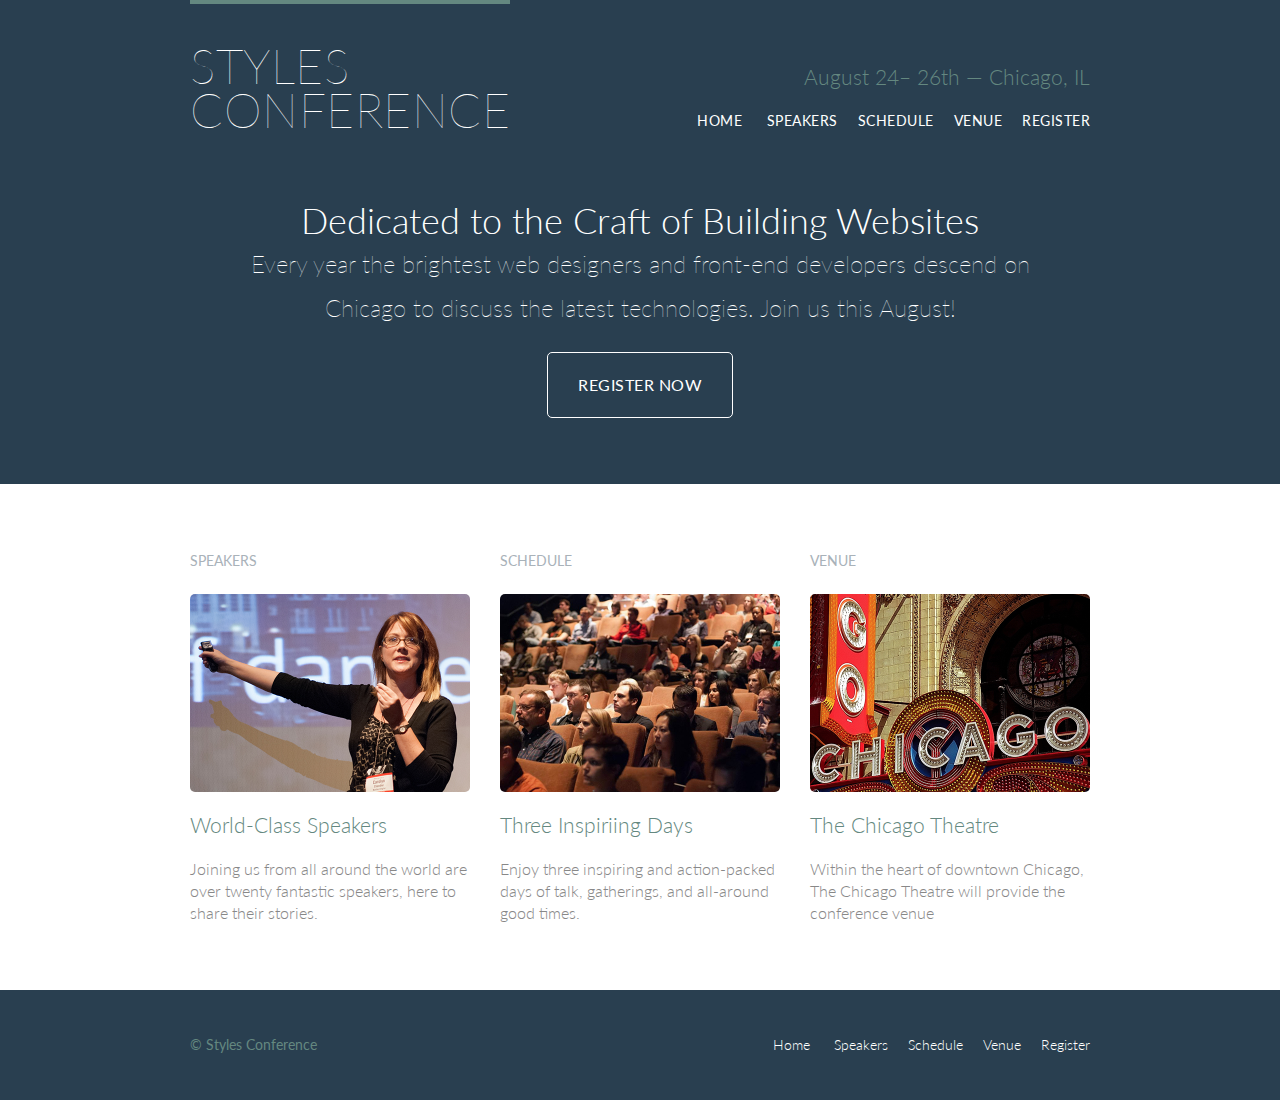
<file: index.html>
<!DOCTYPE html>
<html lang="en">
<head>
    <meta charset="UTF-8">
    <meta http-equiv="X-UA-Compatible" content="IE=edge">
    <meta name="viewport" content="width=device-width, initial-scale=1.0">
    <title>Styles Conference</title>
    

<!--Copy path vs copy relative path-->
    <link rel="stylesheet" href="assets/stylesheets/reset.css">
    <link rel="stylesheet" href="assets/stylesheets/main.css">
    <link rel="stylesheet" href="http://fonts.googleapis.com/css?family=Lato:100,300,400">
</head>

<!--Copy path vs copy relative path-->

<body>

    <!--HEADER OF THE PAGE-->
    <header class="primary-header container group">
        <h1 class="logo">            
            <a href="index.html">Styles <br> Conference </a> 
        </h1>

        <h3 class="tagline">August 24&ndash; 26th &mdash; Chicago, IL</h3>

        <nav class="nav primary-nav">
            <ul>
                <li> <a href="index.html">Home</a></li> <!-- Using the comment to remove the blank space that would have been left between each <li> element 
                --><li> <a href="speakers.html">Speakers</a></li><!--
                --><li> <a href="schedule.html">Schedule</a></li><!--
                --><li> <a href="venue.html">Venue</a></li><!--
                --><li> <a href="register.html">Register</a></li>
            </ul>
        </nav>

    </header>
    
    <!--SECTIONS, DIVS, ARTICLES, ASIDES & MISC -->
    <section class="hero container">
        <h2>Dedicated to the Craft of Building Websites</h2>
        <p>Every year the brightest web designers and front-end developers descend on Chicago to discuss the latest technologies. Join us this August!</p>

        <a class= "btn btn-alt" href="register.html">Register Now</a>
        
    </section>

    <section class="row">
        <div class ="grid">
        <!--Speakers-->


        <section class="teaser col-1-3">
            <h5>Speakers</h5>
            
            <a href="speakers.html">
                <img src="images/home/speakers.jpg" alt="Professional Speaker">
                <h3>World-Class Speakers</h3>
            </a>
            <p>Joining us from all around the world are over twenty fantastic speakers, here to share their stories.</p>
        </section><!--

            Schedule

        --><section class="teaser col-1-3">
            <h5>Schedule</h5>

            <a href="schedule.html">
                <img src="images/home/schedule.jpg" alt="Event schedule">
                <h3>Three Inspiriing Days</h3>
            </a>
            <p>Enjoy three inspiring and action-packed days of talk, gatherings, and all-around good times.</p>
        </section><!--

            Venue
            
        --><section class="teaser col-1-3">
            <h5>Venue</h5>

            <a href="venue.html">
                <img src="images/home/venue.jpg" alt="Event location">
                <h3>The Chicago Theatre</h3>
            </a>
            <p>Within the heart of downtown Chicago, The Chicago Theatre will provide the conference venue</p>
        </section>
        </div>
    </section>

    <!--FOOTER OF THE PAGE-->
    <footer class="primary-footer container group">
        <small>&copy; Styles Conference</small>

        <!-- <a href="mailto:smarttrax@gmail.com?subject=Reaching%20Out&body=How%20are%20you">Email Me</a> -->
        <nav class="nav">
            <ul>
                <li> <a href="index.html">Home</a></li> <!-- Using the comment to remove the blank space that would have been left between each <li> element 
                --><li> <a href="speakers.html">Speakers</a></li><!--
                --><li> <a href="schedule.html">Schedule</a></li><!--
                --><li> <a href="venue.html">Venue</a></li><!--
                --><li> <a href="register.html">Register</a></li>
            </ul>
        </nav>

    </footer>

  </body> 


</html>
</file>
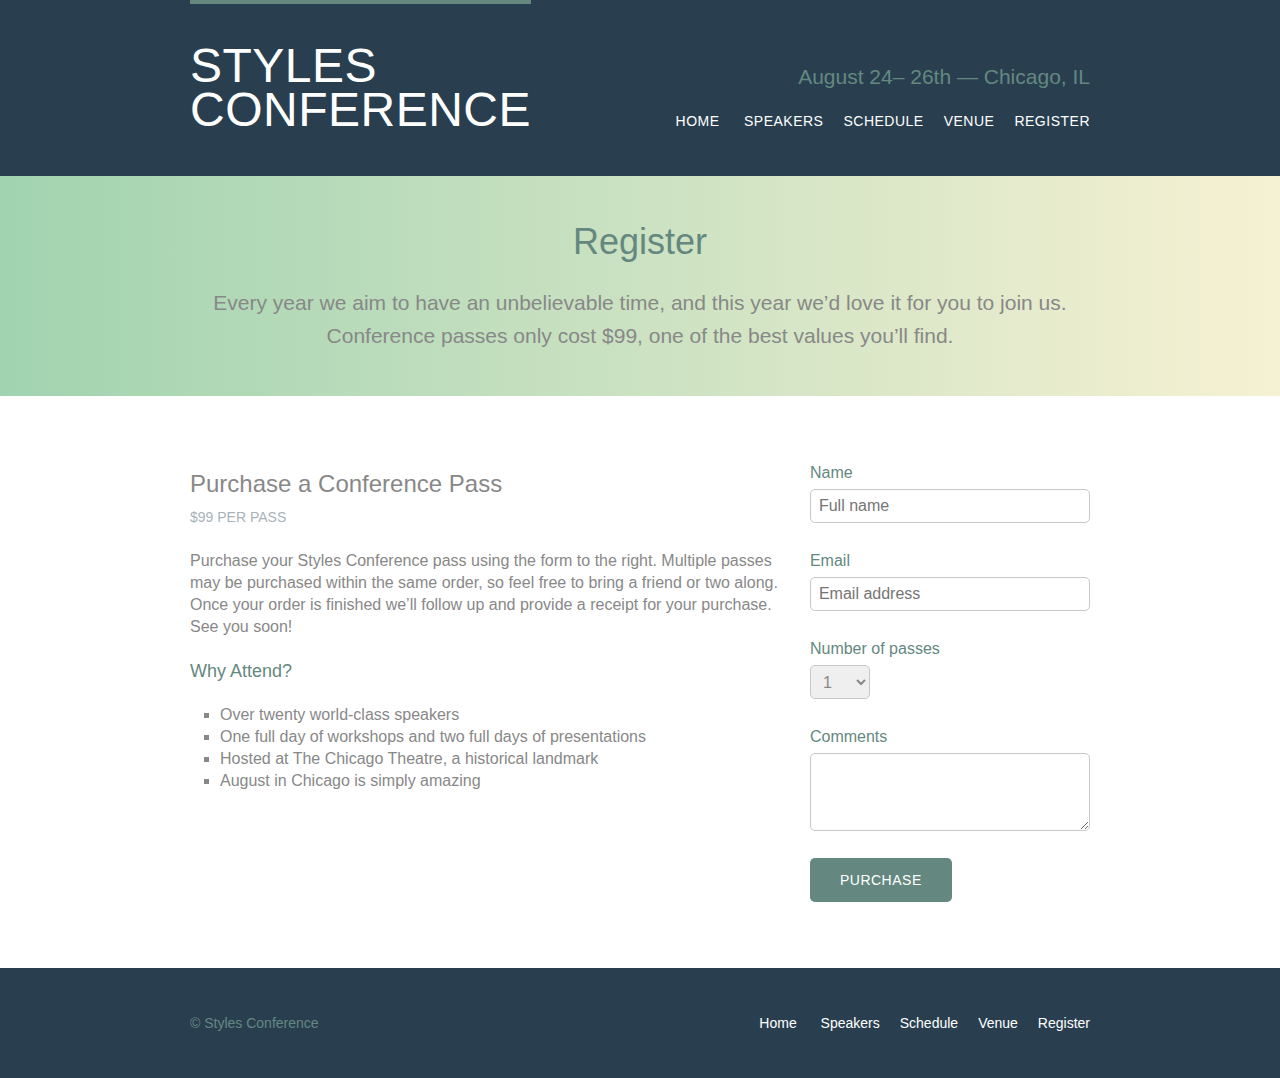
<file: register.html>
<!DOCTYPE html>
<html lang="en">
<head>
    <meta charset="UTF-8">
    <meta http-equiv="X-UA-Compatible" content="IE=edge">
    <meta name="viewport" content="width=device-width, initial-scale=1.0">
    <title>Register Page - Styles Conference</title>
    

<!--Copy path vs copy relative path-->
    <link rel="stylesheet" href="assets/stylesheets/reset.css">
    <link rel="stylesheet" href="assets/stylesheets/main.css">
</head>

<!--Copy path vs copy relative path-->

<body>

    <!--HEADER OF THE PAGE-->
    <header class="primary-header container group">
        <h1 class="logo">
            <a href="index.html">Styles <br> Conference</a>
        </h1>

        <h3 class="tagline">August 24&ndash; 26th &mdash; Chicago, IL</h3>

         <nav class="nav primary-nav">
            <ul>
                <li> <a href="index.html">Home</a></li> <!-- Using the comment to remove the blank space that would have been left between each <li> element 
                --><li> <a href="speakers.html">Speakers</a></li><!--
                --><li> <a href="schedule.html">Schedule</a></li><!--
                --><li> <a href="venue.html">Venue</a></li><!--
                --><li> <a href="register.html">Register</a></li>
            </ul>
        </nav>

    </header>
    
    <!--SECTIONS, DIVS, ARTICLES, ASIDES & MISC -->
    <section class="row-alt">
        <div class="lead container">
            <h1>Register</h1>
            
            <p>Every year we aim to have an unbelievable time, and this year we&#8217;d love it for you to join us. Conference passes only cost $99, one of the best values you&#8217;ll find.</p>

        </div>
    </section>

        <section class="row">
            <div class="grid">

                <section class="col-2-3">
                    <h2>Purchase a Conference Pass</h2>
                    <h5>$99 per Pass</h5>

                    <p>Purchase your Styles Conference pass using the form to the right. Multiple passes may be purchased within the same order, so feel free to bring a friend or two along. Once your order is finished we&#8217;ll follow up and provide a receipt for your purchase. See you soon!</p>

                    <h4>Why Attend?</h4>

                    <ul class="why-attend">
                        <li>Over twenty world-class speakers</li>
                        <li>One full day of workshops and two full days of presentations</li>
                        <li>Hosted at The Chicago Theatre, a historical landmark</li>
                        <li>August in Chicago is simply amazing</li>                    
                    </ul>
                </section><!--

                --><form class="col-1-3" action="#" method="post">

                    <fieldset class="register-group">
                        <label>
                            Name
                            <input type="text" name="name" placeholder="Full name" required>
                        </label>

                        <label>
                            Email
                            <input type="email" name="email" placeholder="Email address" required>
                        </label>

                        <label>
                            Number of passes
                            <select name="quantity" required>
                                <option value="1" selected>1</option>
                                <option value="2">2</option>
                                <option value="3">3</option>
                                <option value="4">4</option>
                                <option value="5">5</option>
                            </select>
                        </label>

                        <label>
                            Comments
                            <textarea name="comments"></textarea>
                        </label>

                    </fieldset>

                    <input class="btn btn-default" type="submit" name="submit" value="Purchase">
                    <form>


            </div>
        </section>
    <!--FOOTER OF THE PAGE-->
    <footer class="primary-footer container group">
        <small>&copy; Styles Conference</small>
        <!-- <a href="mailto:smarttrax@gmail.com?subject=Reaching%20Out&body=How%20are%20you">Email Me</a> -->

        <nav class="nav">
            <ul>
                <li> <a href="index.html">Home</a></li> <!-- Using the comment to remove the blank space that would have been left between each <li> element 
                --><li> <a href="speakers.html">Speakers</a></li><!--
                --><li> <a href="schedule.html">Schedule</a></li><!--
                --><li> <a href="venue.html">Venue</a></li><!--
                --><li> <a href="register.html">Register</a></li>
            </ul>
        </nav>

    </footer>

  </body> 


</html>
</file>
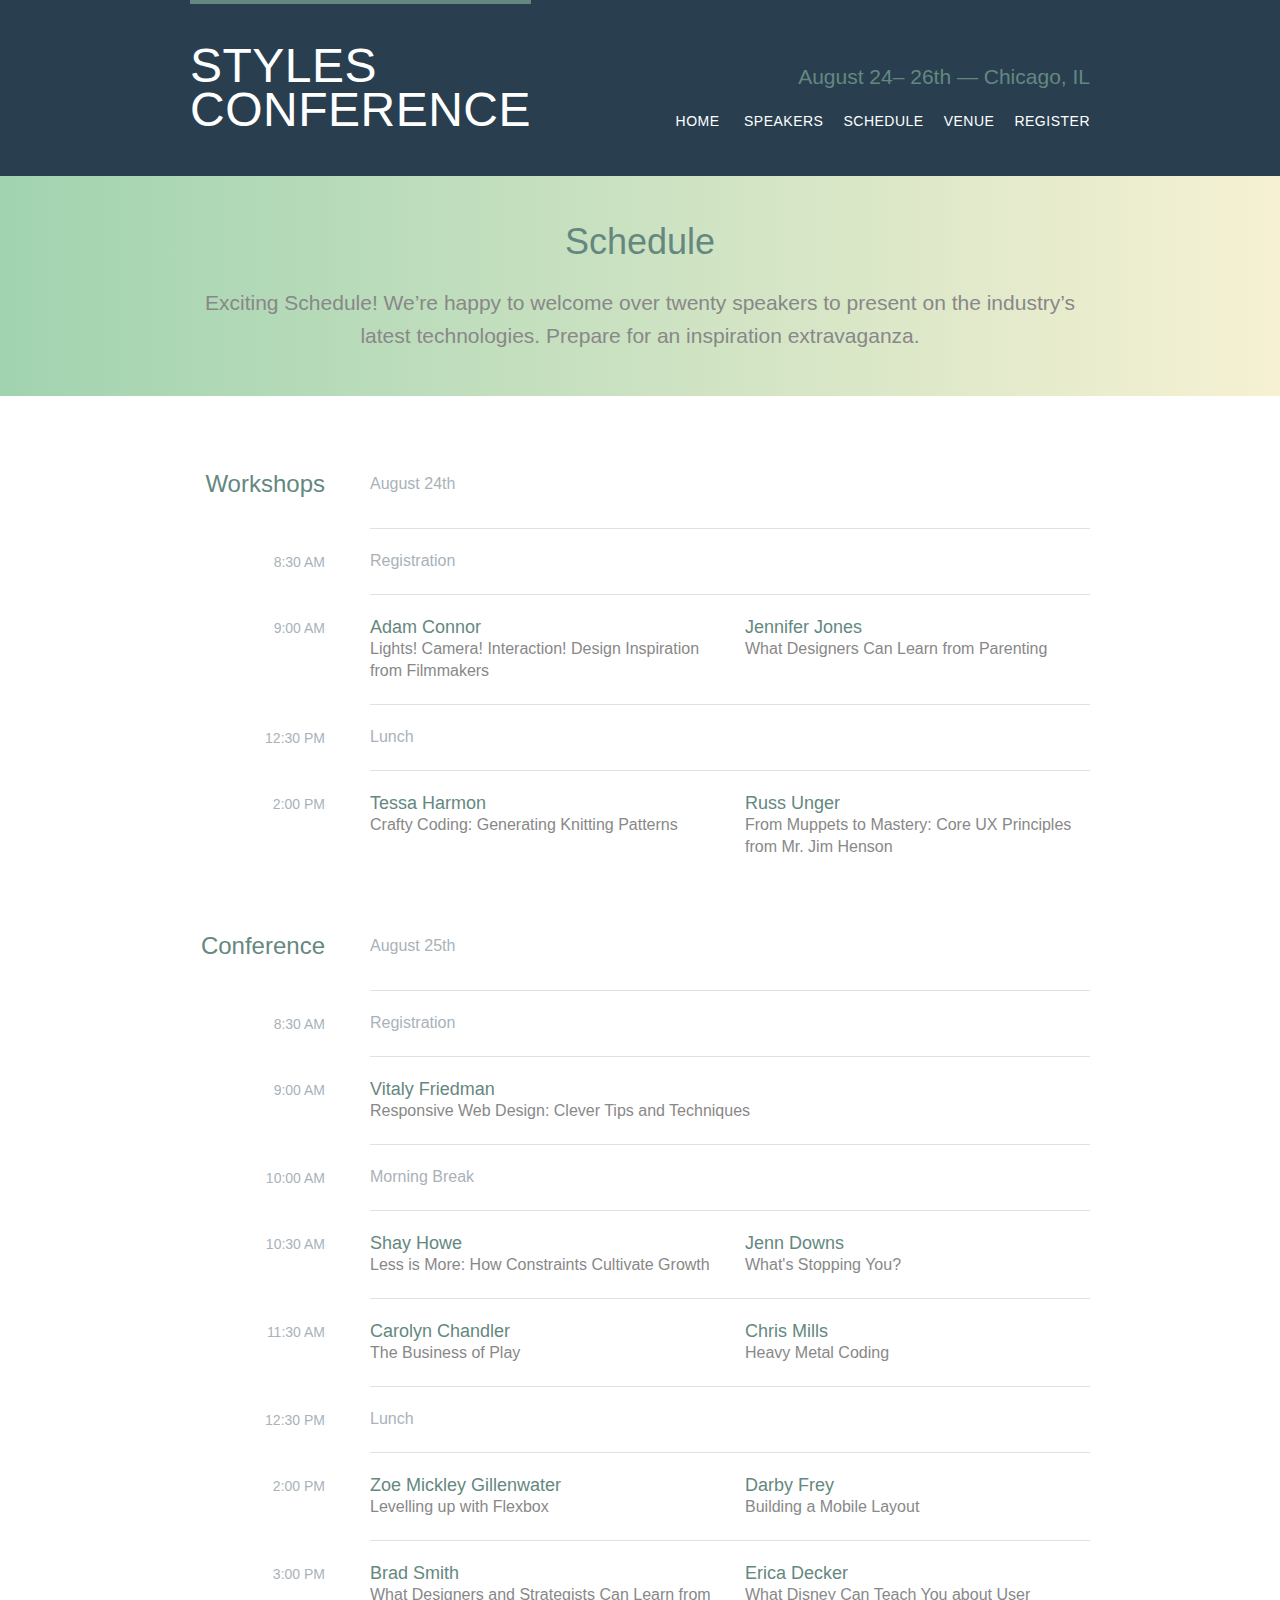
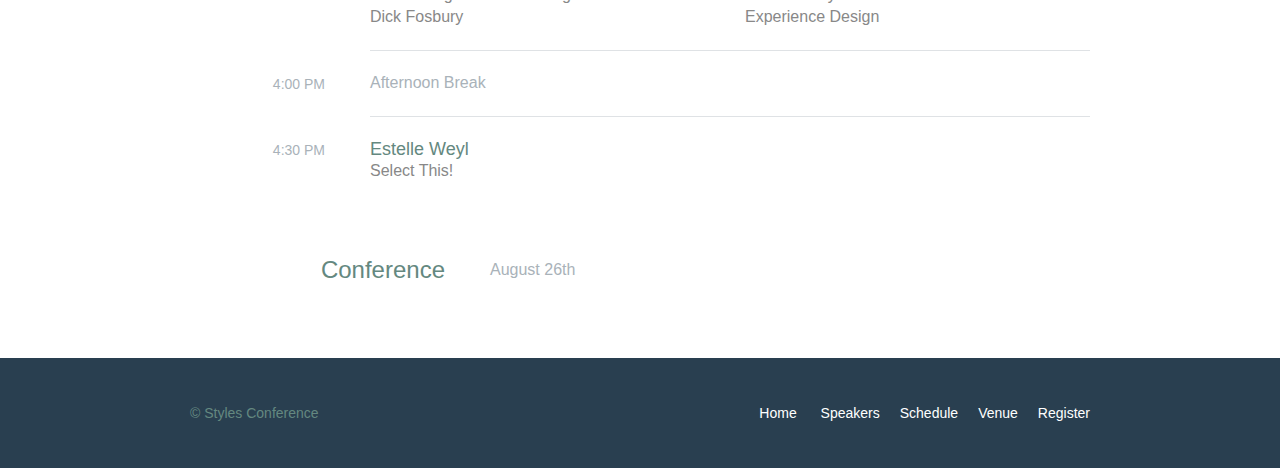
<file: schedule.html>
<!DOCTYPE html>
<html lang="en">
<head>
    <meta charset="UTF-8">
    <meta http-equiv="X-UA-Compatible" content="IE=edge">
    <meta name="viewport" content="width=device-width, initial-scale=1.0">
    <title>Schedule Page - Styles Conference</title>
    

<!--Copy path vs copy relative path-->
    <link rel="stylesheet" href="assets/stylesheets/reset.css">
    <link rel="stylesheet" href="assets/stylesheets/main.css">
</head>

<!--Copy path vs copy relative path-->

<body>

    <!--HEADER OF THE PAGE-->
    <header class="primary-header container group">
        <h1 class ="logo">
            <a href="index.html">Styles <br> Conference </a> 
        </h1>
        
        <h3 class="tagline">August 24&ndash; 26th &mdash; Chicago, IL</h3>

        <nav class="nav primary-nav">
            <ul>
                <li> <a href="index.html">Home</a></li> <!-- Using the comment to remove the blank space that would have been left between each <li> element 
                --><li> <a href="speakers.html">Speakers</a></li><!--
                --><li> <a href="schedule.html">Schedule</a></li><!--
                --><li> <a href="venue.html">Venue</a></li><!--
                --><li> <a href="register.html">Register</a></li>
            </ul>
        </nav>

    </header>
    
    <!--SECTIONS, DIVS, ARTICLES, ASIDES & MISC -->
    <section class="row-alt">
        <div class="lead container">
            <h1>Schedule</h1>

            <p>Exciting Schedule! We&#8217;re happy to welcome over twenty speakers to present on the industry&#8217;s latest technologies. Prepare for an inspiration extravaganza.</p>

        </div>
    </section>

    <section class="row">

        <div class="container">

            <table>
                <thead>
                    <tr>
                        <th scope ="row">
                            Workshops
                        </th>

                        <td class="schedule-offset" colspan="2">
                            August 24th
                        </td>
                    </tr>
                </thead>

                <tbody>
                    <tr>
                        <th scope="row">
                            <time datetime="08:30:00">8:30 AM</time>
                        </th>

                        <td class="schedule-offset" colspan="2">
                            Registration
                        </td>
                    </tr>

                    <tr>
                        <th scope="row">
                            <time datetime="09:00:00">9:00 AM</time>
                        </th>

                        <td>
                            <a href="speakers.html#adam-connor"> 
                                <h4>Adam Connor</h4>
                                Lights! Camera! Interaction! Design Inspiration from Filmmakers
                            </a>
                        </td>

                        <td>
                            <a href="speakers.html#jennifer-jones">
                                <h4>Jennifer Jones</h4>
                                What Designers Can Learn from Parenting
                            </a>
                        </td>
                    </tr>
                    <tr>
                        <th scope="row">
                            <time datetime="12:30:00">12:30 PM </time>
                        </th>

                        <td class="schedule-offset" colspan="2">
                            Lunch
                        </td>
                    </tr>

                    <tr>
                        <th scope="row">
                            <time datetime="14:00">2:00 PM</time>
                        </th>
                        <td>
                            <a href="speakers.html#tessa-harmon">
                                <h4>Tessa Harmon</h4>
                                Crafty Coding: Generating Knitting Patterns
                            </a>
                        </td>

                        <td>
                            <a href="speakers.html#russ-unger">
                                <h4>Russ Unger</h4>
                                From Muppets to Mastery: Core UX Principles from Mr. Jim Henson
                            </a>
                        </td>
                    </tr>
                </tbody>
            </table>


            <table>
                <thead>
                    <tr>
                        <th scope="row">
                            Conference
                        </th>
    
                        <td class="schedule-offset" colspan="2">
                            August 25th
                        </td>
                    </tr>
                </thead>

                <tbody>
                    <tr>
                        <th scope="row">
                            <time datetime="08:30:00">8:30 AM</time>
                        </th>

                        <td class="schedule-offset" colspan="2">
                            Registration
                        </td>
                    </tr>

                    <tr>
                        <th scope="row">
                            <time datetime="09:00:00">9:00 AM</time>
                        </th>

                        <td colspan="2">
                            <a href="speakers.html#vitaly-friedman"> 
                                <h4>Vitaly Friedman</h4>
                                Responsive Web Design: Clever Tips and Techniques
                            </a>
                        </td>
                    </tr>

                    <tr>
                        <th scope="row">
                            <time datetime="10:00:00">10:00 AM </time>
                        </th>

                        <td class="schedule-offset" colspan="2">
                            Morning Break
                        </td>
                    </tr>

                    <tr>
                        <th scope="row">
                            <time datetime="10:30:00">10:30 AM</time>
                        </th>
                        <td>
                            <a href="speakers.html#shay-howe">
                                <h4>Shay Howe</h4>
                                Less is More: How Constraints Cultivate Growth
                            </a>
                        </td>

                        <td>
                            <a href="speakers.html#jenn-downs">
                                <h4>Jenn Downs</h4>
                                What's Stopping You?
                            </a>
                        </td>
                    </tr>

                    <tr>
                        <th scope="row">
                            <time datetime="11:30:00">11:30 AM</time>
                        </th>
                        <td>
                            <a href="speakers.html#carolyn-chandler">
                                <h4>Carolyn Chandler</h4>
                                The Business of Play
                            </a>
                        </td>

                        <td>
                            <a href="speakers.html#chris-mills">
                                <h4>Chris Mills</h4>
                                Heavy Metal Coding
                            </a>
                        </td>
                    </tr>

                    <tr>
                        <th scope="row">
                            <time datetime="12:30:00">12:30 PM </time>
                        </th>

                        <td class="schedule-offset" colspan="2">
                            Lunch
                        </td>
                    </tr>

                    <tr>
                        <th scope="row">
                            <time datetime="14:00">2:00 PM</time>
                        </th>
                        <td>
                            <a href="speakers.html#zoe-mickley-gillenwater">
                                <h4>Zoe Mickley Gillenwater</h4>
                                Levelling up with Flexbox
                            </a>
                        </td>

                        <td>
                            <a href="speakers.html#darby-frey">
                                <h4>Darby Frey</h4>
                                Building a Mobile Layout
                            </a>
                        </td>
                    </tr>

                    <tr>
                        <th scope="row">
                            <time datetime="15:00">3:00 PM</time>
                        </th>
                        <td>
                            <a href="speakers.html#brad-smith">
                                <h4>Brad Smith</h4>
                                What Designers and Strategists Can Learn from Dick Fosbury
                            </a>
                        </td>

                        <td>
                            <a href="speakers.html#erica-decker">
                                <h4>Erica Decker</h4>
                                What Disney Can Teach You about User Experience Design
                            </a>
                        </td>
                    </tr>

                    <tr>
                        <th scope="row">
                            <time datetime="16:00">4:00 PM </time>
                        </th>

                        <td class="schedule-offset" colspan="2">
                            Afternoon Break
                        </td>
                    </tr>

                    <tr>
                        <th scope="row">
                            <time datetime="16:30">4:30 PM</time>
                        </th>
                        <td colspan="2">
                            <a href="speakers.html#estelle-weyl">
                                <h4>Estelle Weyl</h4>
                                Select This!
                            </a>
                        </td>
                    </tr>
                </tbody>
            </table>
            

            <table>
                <thead>
                    <tr>
                        <th scope="row">
                            Conference
                        </th>
    
                        <td class="schedule-offset" colspan="2">
                            August 26th
                        </td>
                    </tr>
                </thead>

                
            </table>

        </div>
    </section>
  

    <!--FOOTER OF THE PAGE-->
    <footer class="primary-footer container group">
        <small>&copy; Styles Conference</small>
        <!-- <a href="mailto:smarttrax@gmail.com?subject=Reaching%20Out&body=How%20are%20you">Email Me</a> -->

        <nav class="nav">
            <ul>
                <li> <a href="index.html">Home</a></li> <!-- Using the comment to remove the blank space that would have been left between each <li> element 
                --><li> <a href="speakers.html">Speakers</a></li><!--
                --><li> <a href="schedule.html">Schedule</a></li><!--
                --><li> <a href="venue.html">Venue</a></li><!--
                --><li> <a href="register.html">Register</a></li>
            </ul>
        </nav>

    </footer>

  </body> 


</html>
</file>
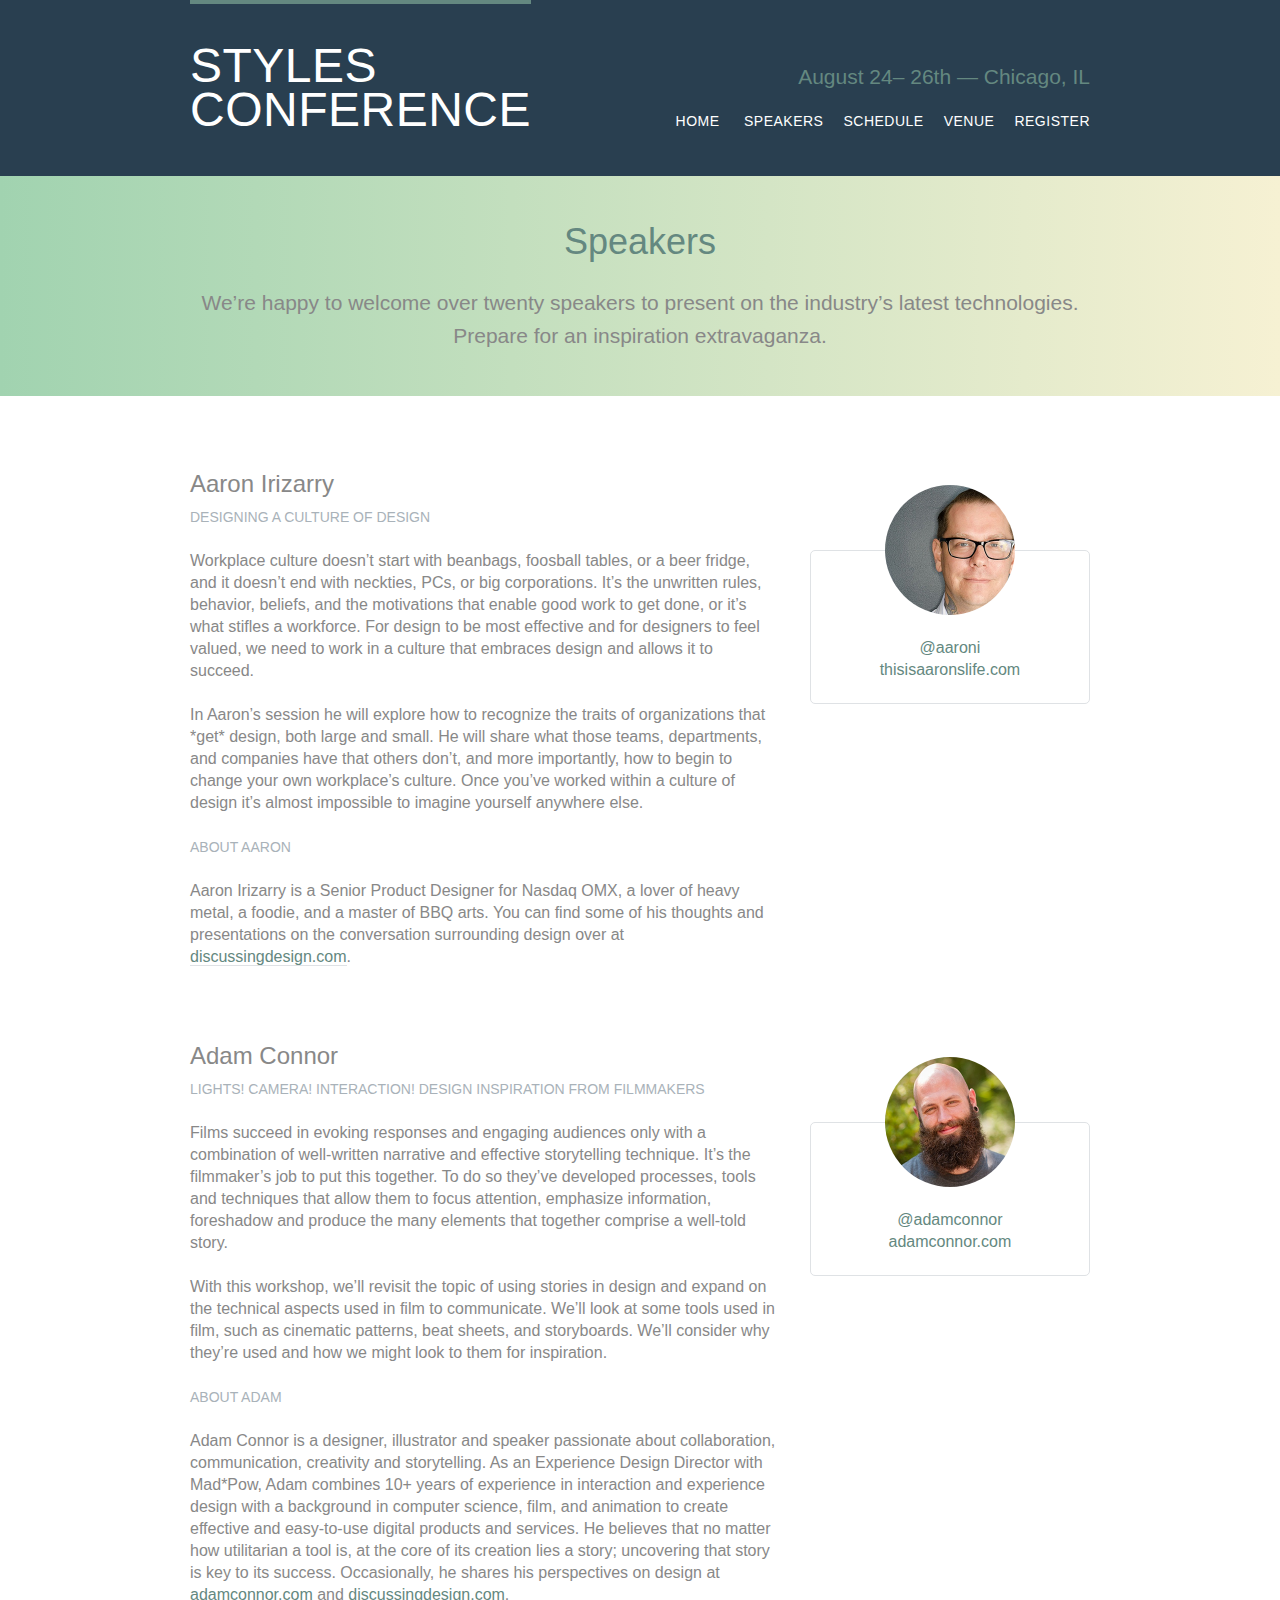
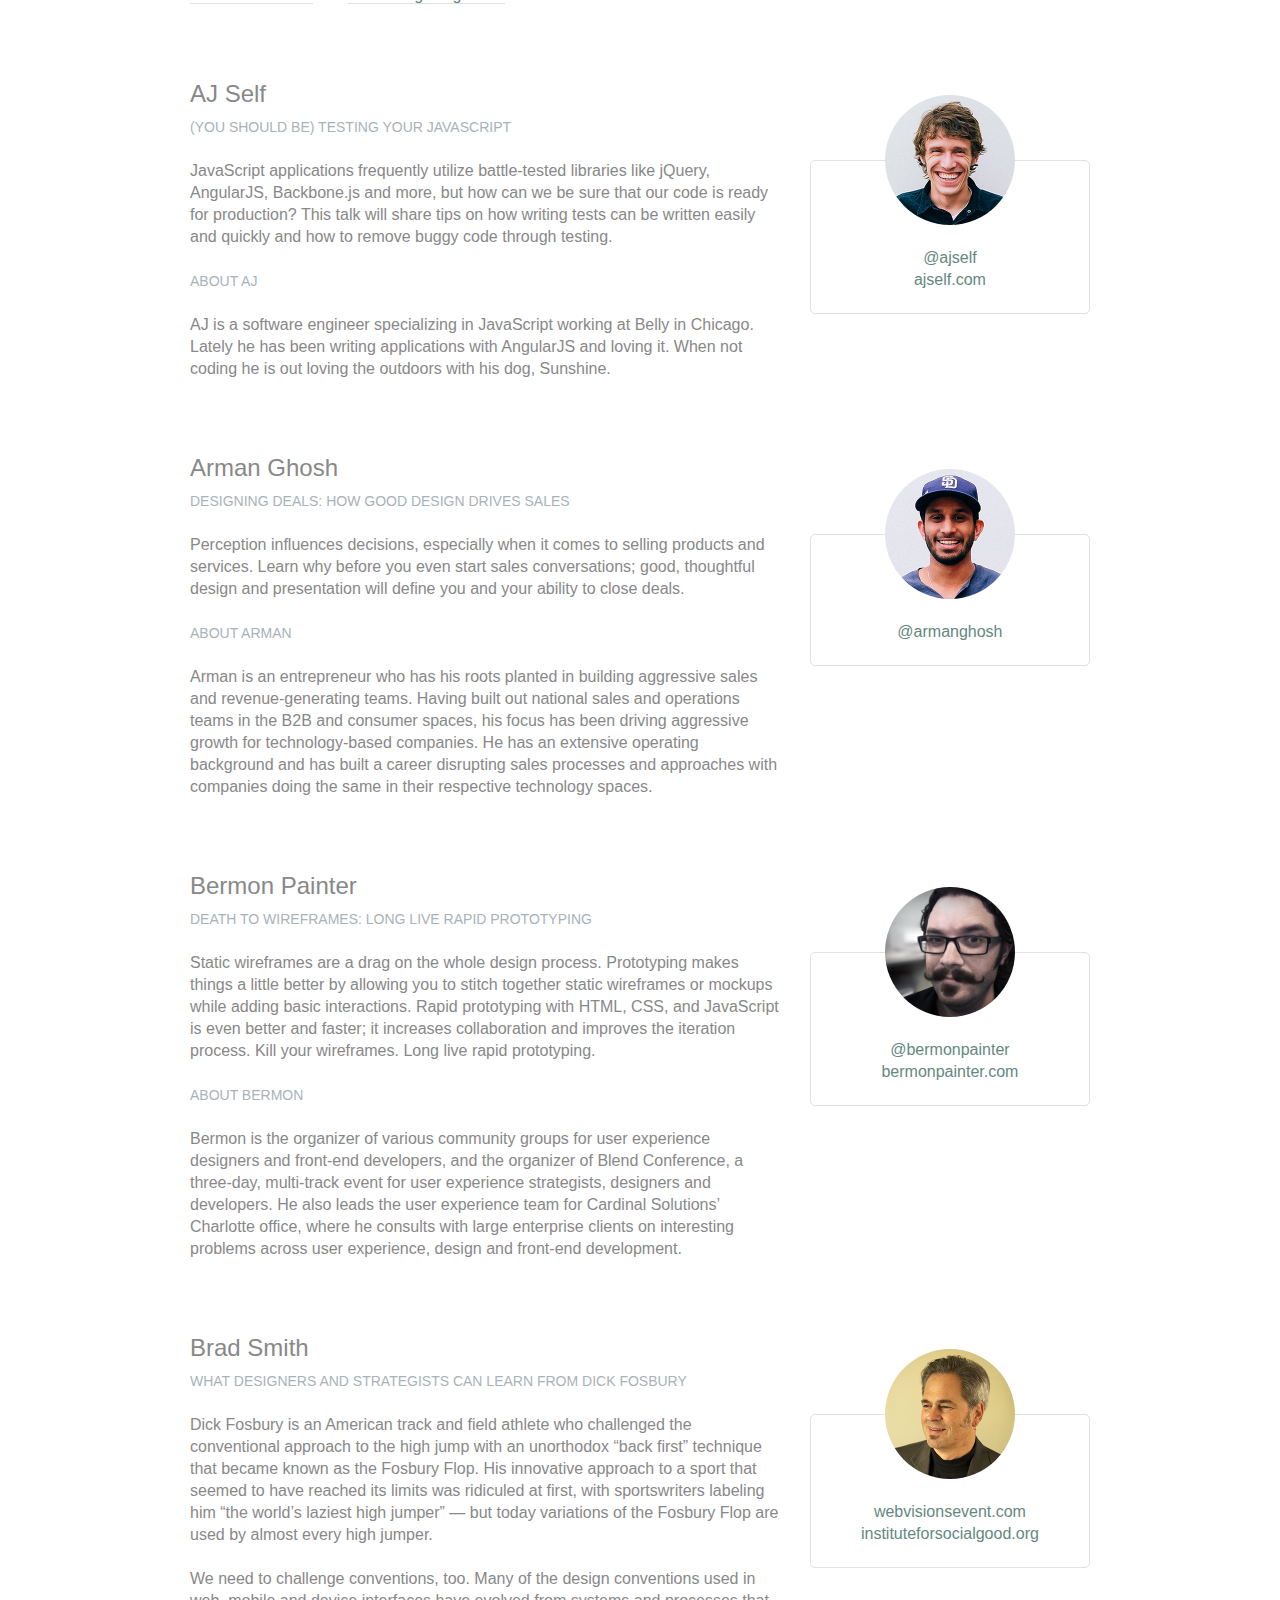
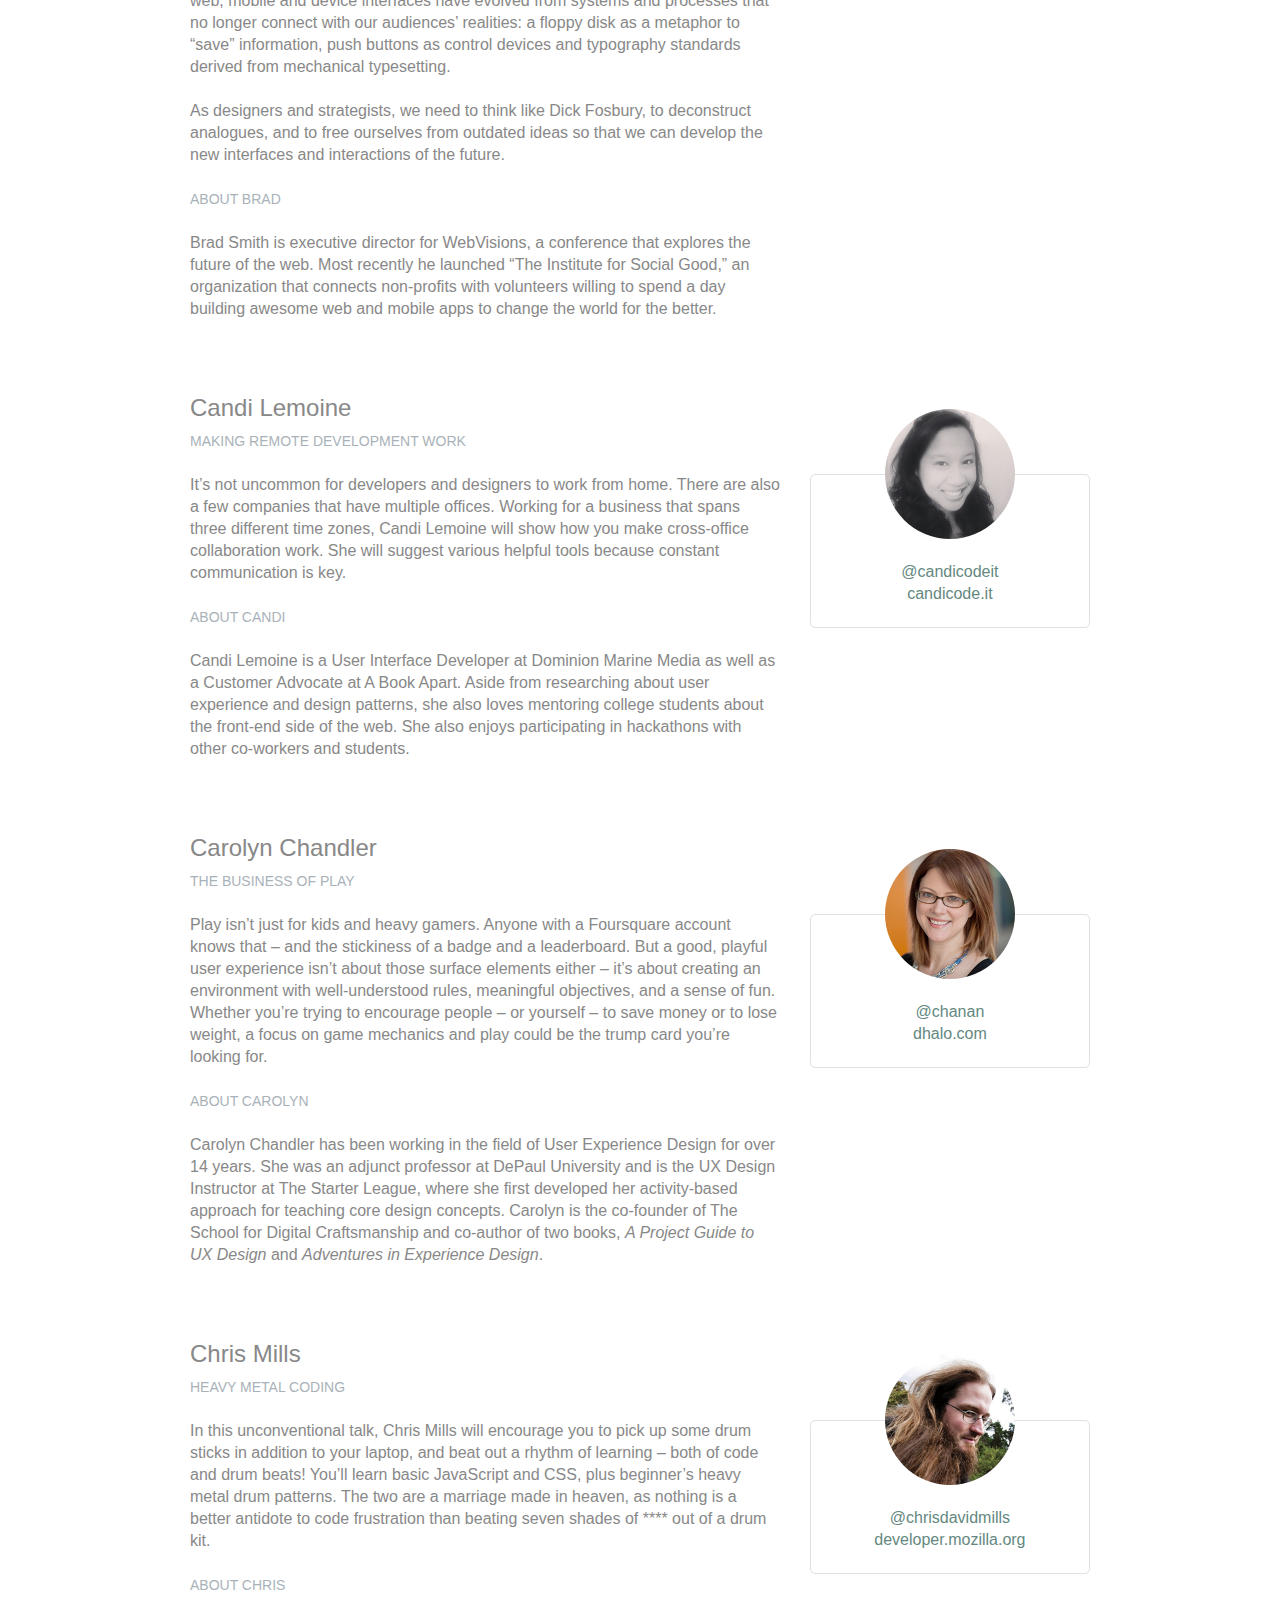
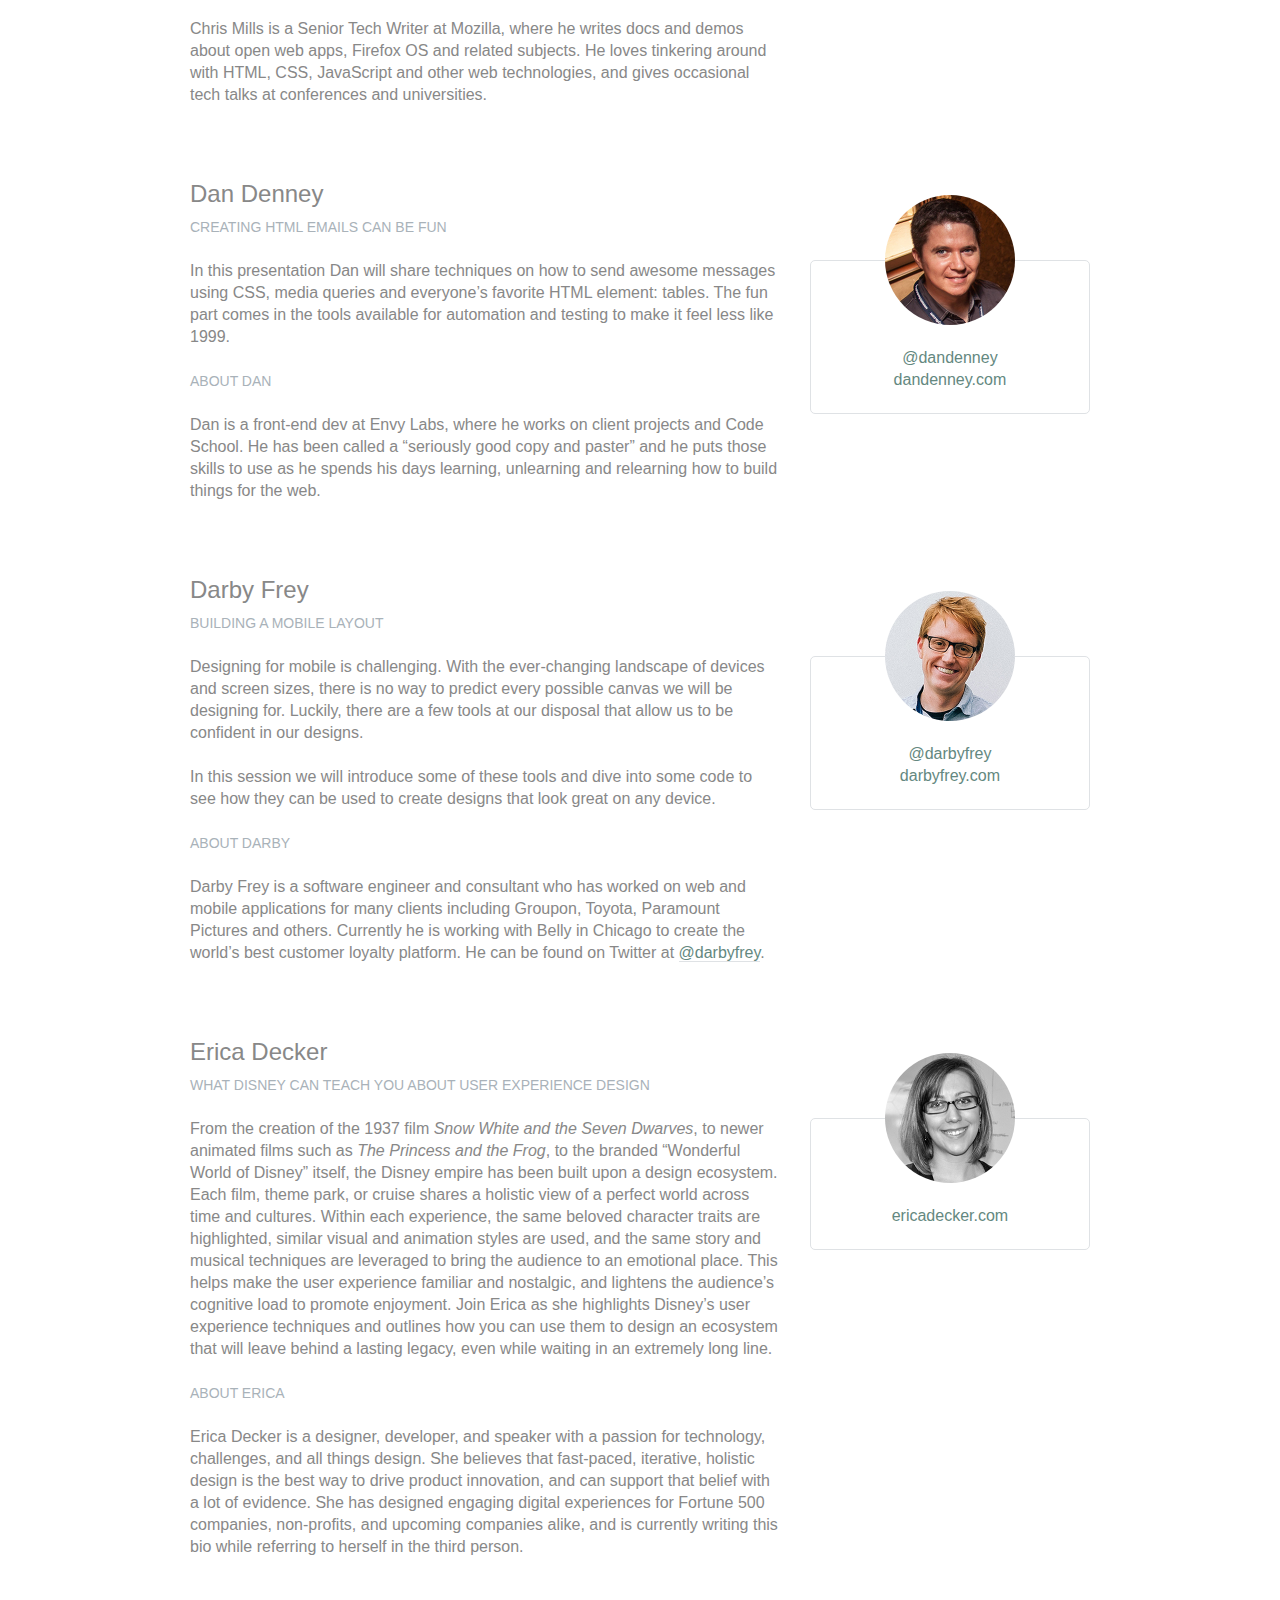
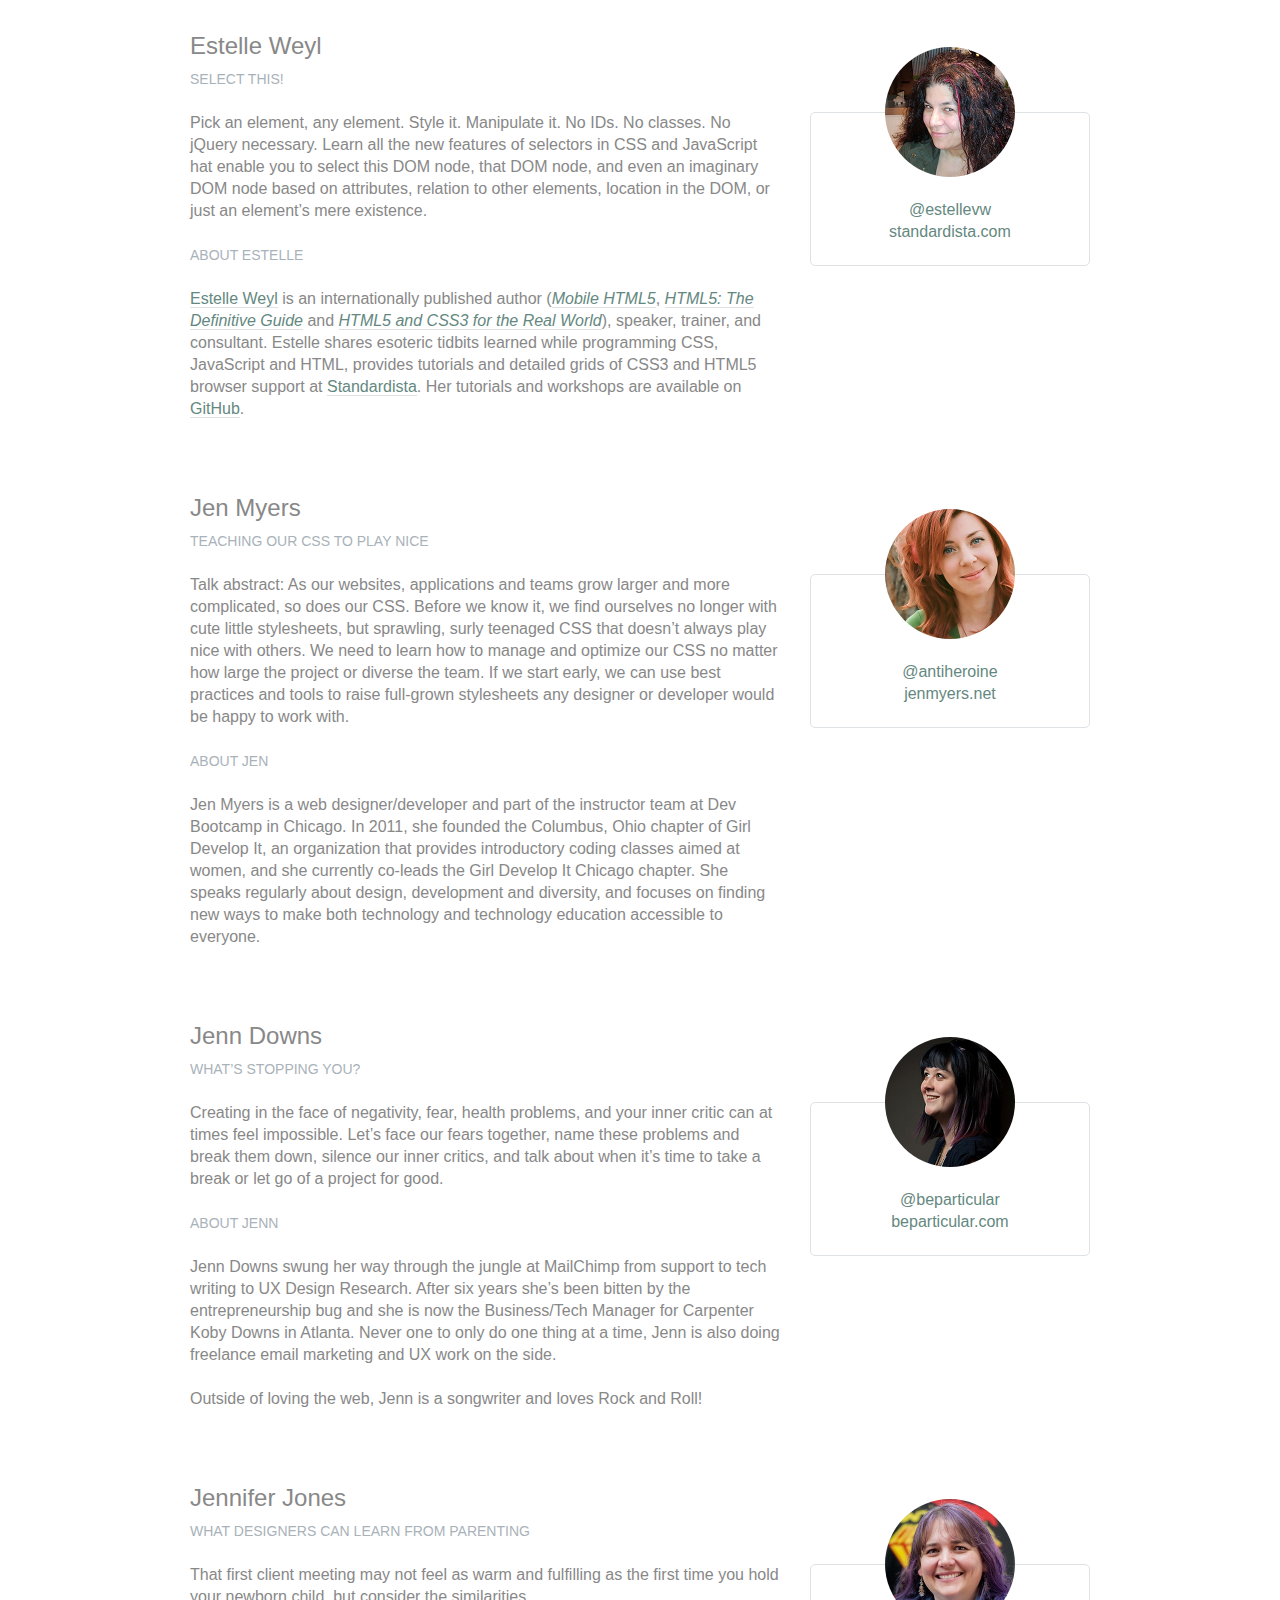
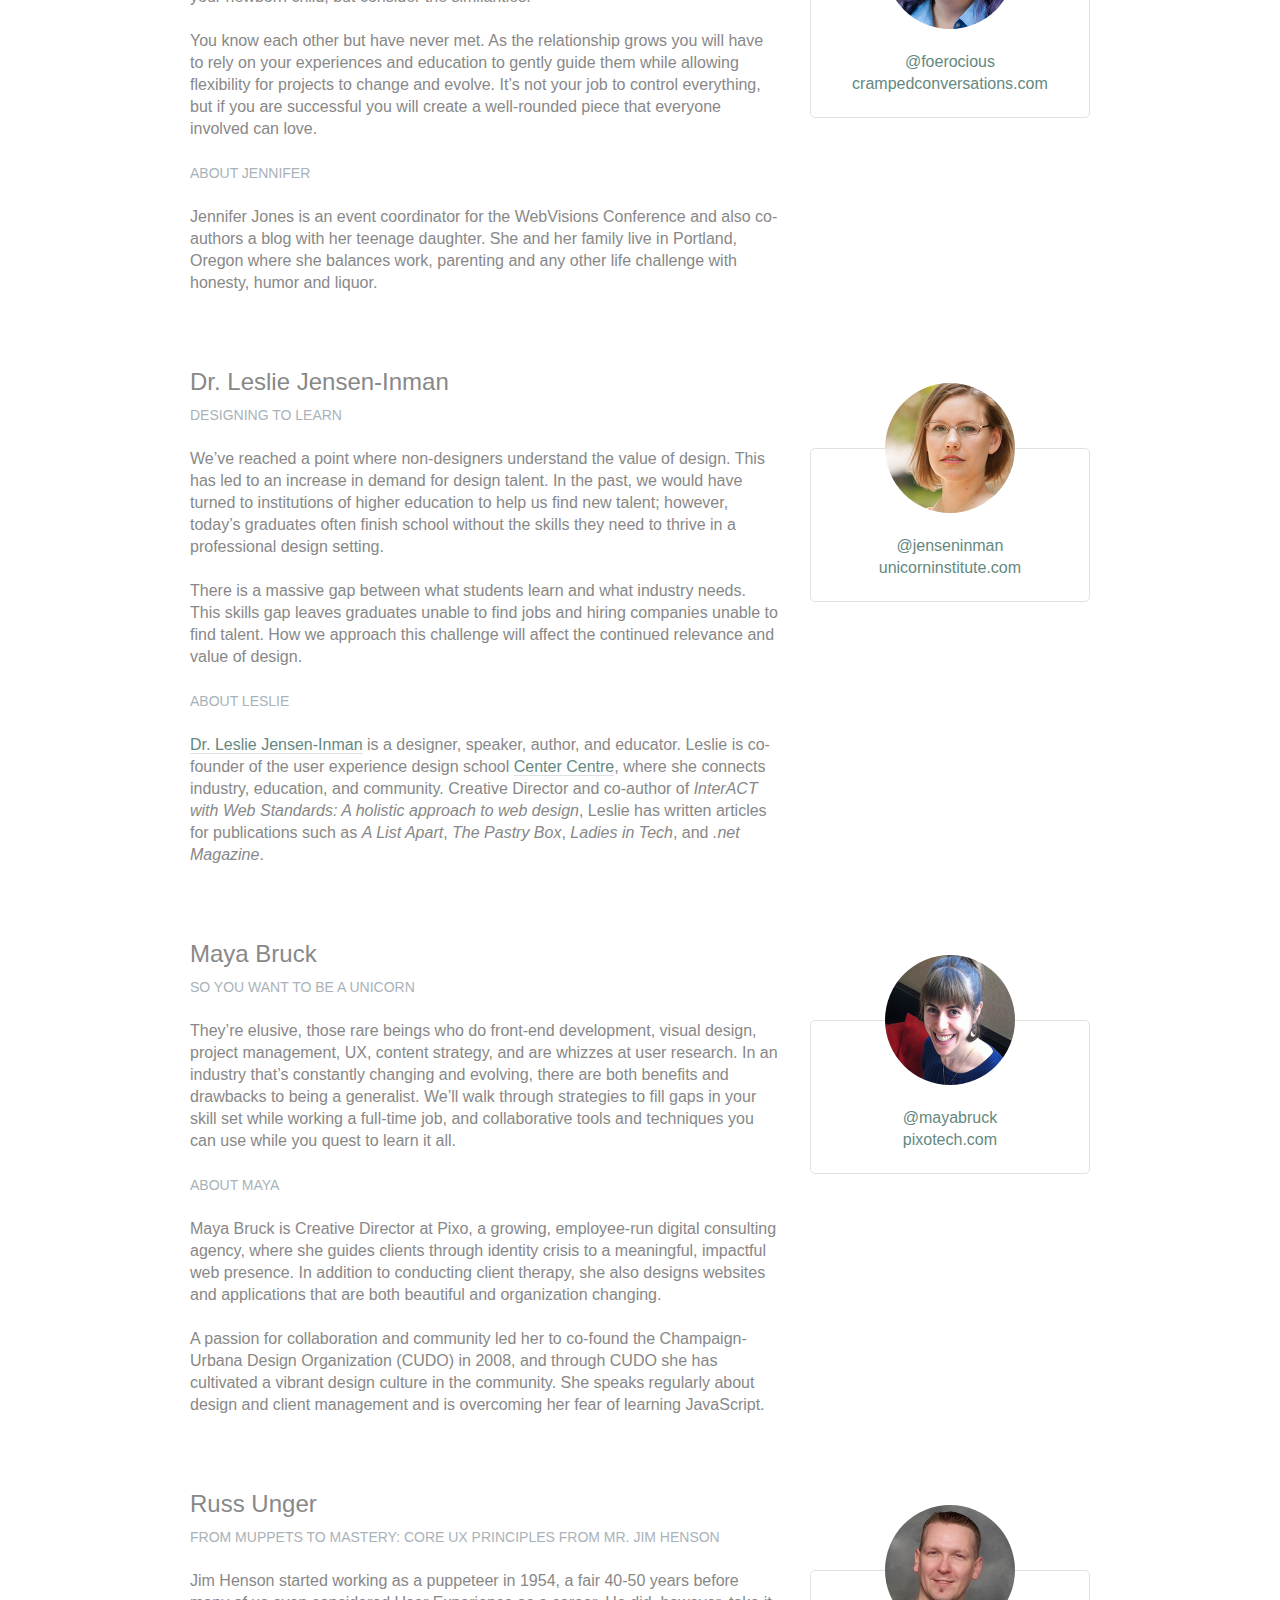
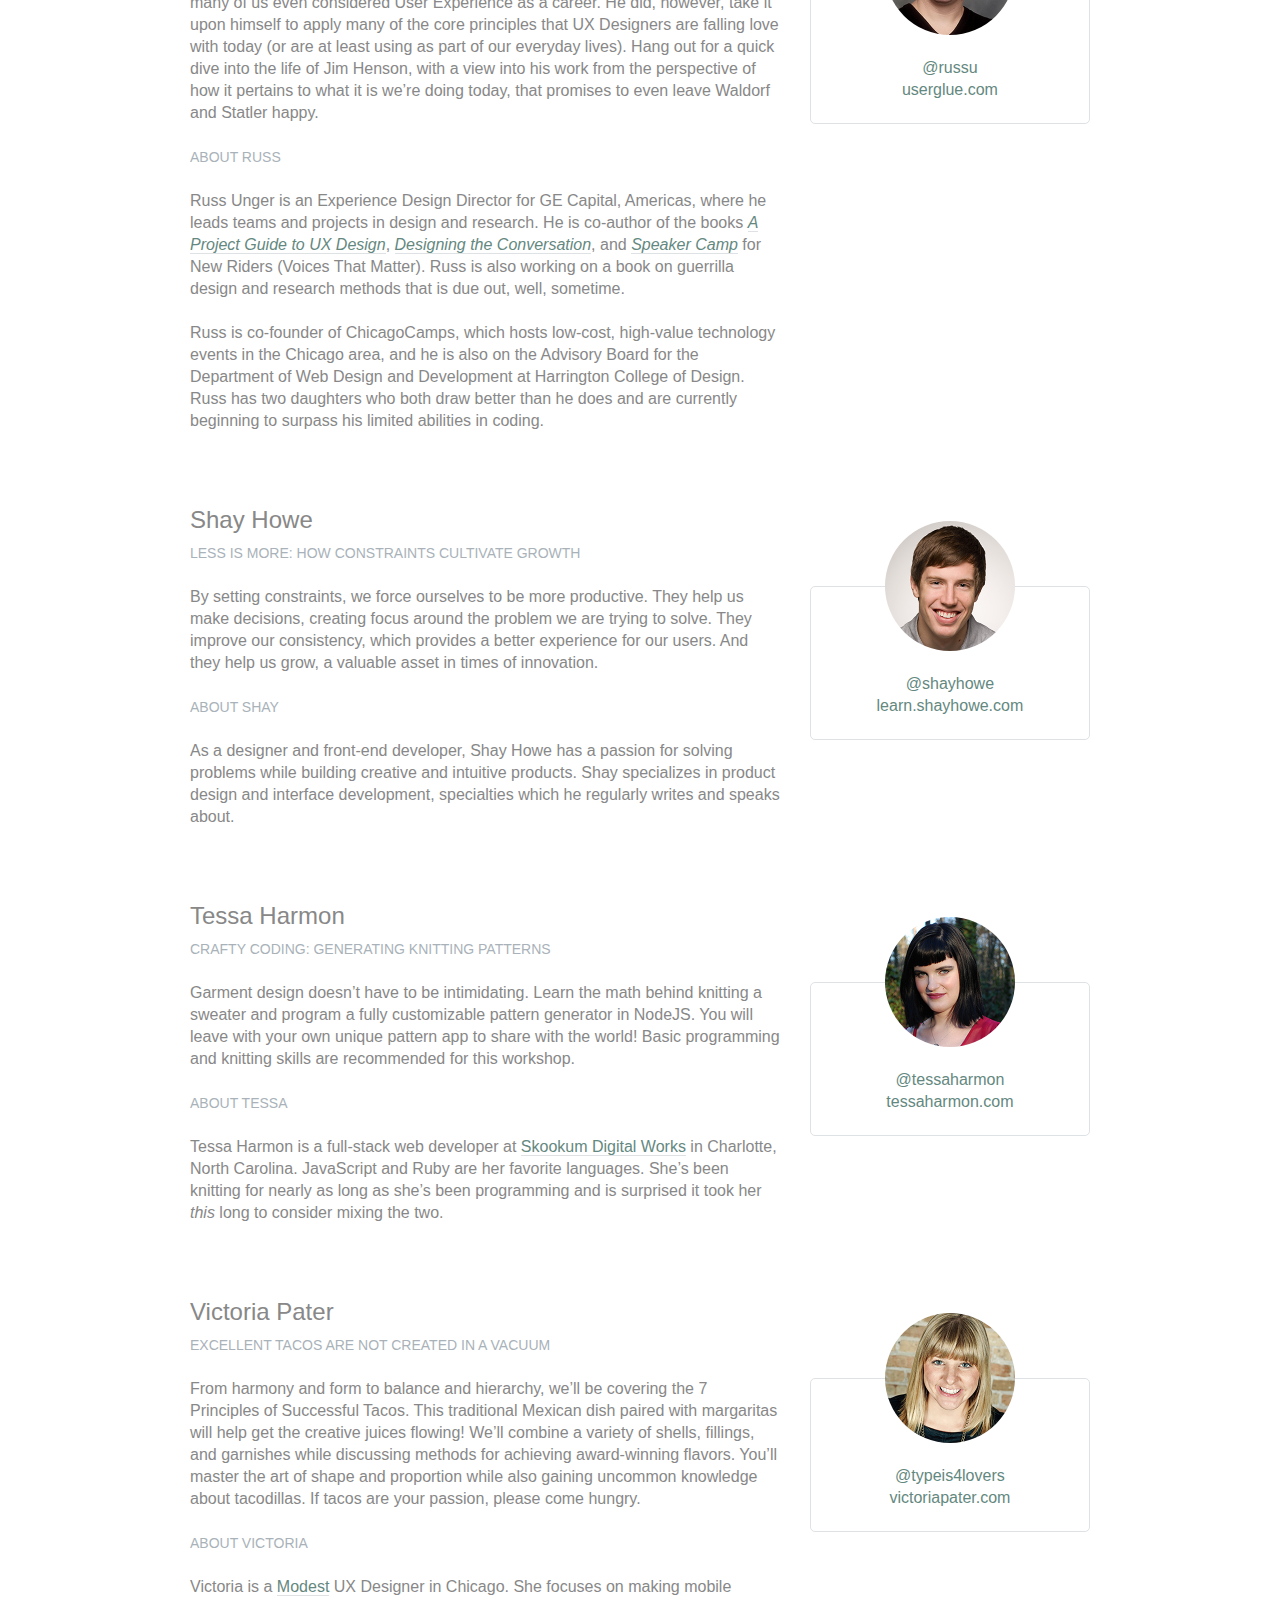
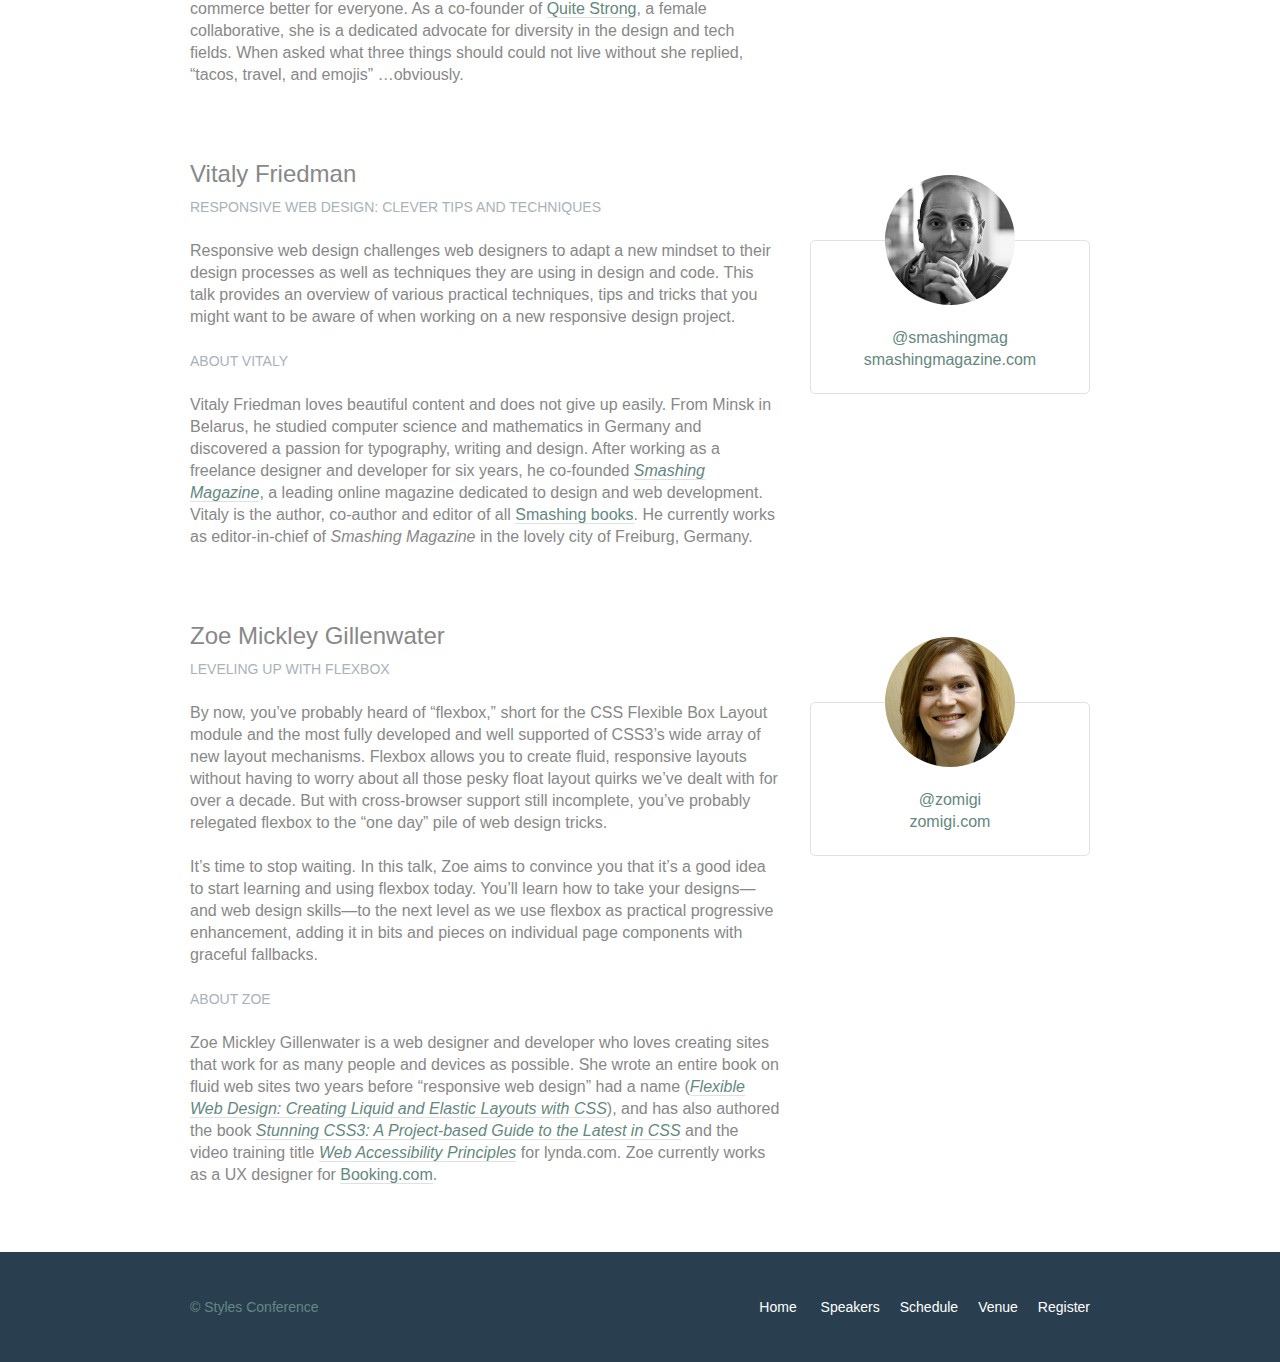
<file: speakers.html>
<!DOCTYPE html>
<html lang="en">
<head>
    <meta charset="UTF-8">
    <meta http-equiv="X-UA-Compatible" content="IE=edge">
    <meta name="viewport" content="width=device-width, initial-scale=1.0">
    <title>Speakers Page - Styles Conference</title>
    

<!--Copy path vs copy relative path-->
    <link rel="stylesheet" href="assets/stylesheets/reset.css">
    <link rel="stylesheet" href="assets/stylesheets/main.css">
</head>

<!--Copy path vs copy relative path-->

<body>

    <!--HEADER OF THE PAGE-->
    <header class="primary-header container group">
        <h1 class="logo">            
            <a href="index.html">Styles <br> Conference </a> 
        </h1>
        
        <h3 class="tagline">August 24&ndash; 26th &mdash; Chicago, IL</h3>

        <nav class="nav primary-nav">
            <ul>
                <li> <a href="index.html">Home</a></li> <!-- Using the comment to remove the blank space that would have been left between each <li> element 
                --><li> <a href="speakers.html">Speakers</a></li><!--
                --><li> <a href="schedule.html">Schedule</a></li><!--
                --><li> <a href="venue.html">Venue</a></li><!--
                --><li> <a href="register.html">Register</a></li>
            </ul>
        </nav>

    </header>
    
    <!--LEAD - SECTIONS, DIVS, ARTICLES, ASIDES & MISC -->
    <section class="row-alt">
        <div class="lead container">

            <h1>Speakers</h1>

            <p>We&#8217;re happy to welcome over twenty speakers to present on the industry&#8217;s latest technologies. Prepare for an inspiration extravaganza.</p>

        </div>
    </section>

        <!-- Main content -->

    <section class="row">
        <div class="grid">

            <!-- Aaron Irizarry -->

        <section class="speaker" id="aaron-irizarry">

            <div class="col-2-3">
  
              <h2>Aaron Irizarry</h2>
              <h5>Designing a Culture of Design</h5>
  
              <p>Workplace culture doesn&#8217;t start with beanbags, foosball tables, or a beer fridge, and it doesn&#8217;t end with neckties, PCs, or big corporations. It&#8217;s the unwritten rules, behavior, beliefs, and the motivations that enable good work to get done, or it&#8217;s what stifles a workforce. For design to be most effective and for designers to feel valued, we need to work in a culture that embraces design and allows it to succeed.</p>
  
              <p>In Aaron&#8217;s session he will explore how to recognize the traits of organizations that *get* design, both large and small. He will share what those teams, departments, and companies have that others don&#8217;t, and more importantly, how to begin to change your own workplace&#8217;s culture. Once you&#8217;ve worked within a culture of design it&#8217;s almost impossible to imagine yourself anywhere else.</p>
  
              <h5>About Aaron</h5>
  
              <p>Aaron Irizarry is a Senior Product Designer for Nasdaq OMX, a lover of heavy metal, a foodie, and a master of BBQ arts. You can find some of his thoughts and presentations on the conversation surrounding design over at <a href="http://www.discussingdesign.com/">discussingdesign.com</a>.</p>
  
            </div><!--
  
            --><aside class="col-1-3">
              <div class="speaker-info">
  
                <img src="images/speakers/aaron-irizarry.jpg" alt="Aaron Irizarry">
  
                <ul>
                  <li><a href="https://twitter.com/aaroni">@aaroni</a></li>
                  <li><a href="http://www.thisisaaronslife.com/">thisisaaronslife.com</a></li>
                </ul>
  
              </div>
            </aside>
  
          </section>
  
          <!-- Adam Connor -->
  
          <section class="speaker" id="adam-connor">
  
            <div class="col-2-3">
  
              <h2>Adam Connor</h2>
              <h5>Lights! Camera! Interaction! Design Inspiration from Filmmakers</h5>
  
              <p>Films succeed in evoking responses and engaging audiences only with a combination of well-written narrative and effective storytelling technique. It&#8217;s the filmmaker&#8217;s job to put this together. To do so they&#8217;ve developed processes, tools and techniques that allow them to focus attention, emphasize information, foreshadow and produce the many elements that together comprise a well-told story.</p>
  
              <p>With this workshop, we&#8217;ll revisit the topic of using stories in design and expand on the technical aspects used in film to communicate. We&#8217;ll look at some tools used in film, such as cinematic patterns, beat sheets, and storyboards. We&#8217;ll consider why they&#8217;re used and how we might look to them for inspiration.</p>
  
              <h5>About Adam</h5>
  
              <p>Adam Connor is a designer, illustrator and speaker passionate about collaboration, communication, creativity and storytelling. As an Experience Design Director with Mad*Pow, Adam combines 10+ years of experience in interaction and experience design with a background in computer science, film, and animation to create effective and easy-to-use digital products and services. He believes that no matter how utilitarian a tool is, at the core of its creation lies a story; uncovering that story is key to its success. Occasionally, he shares his perspectives on design at <a href="http://adamconnor.com/">adamconnor.com</a> and <a href="http://www.discussingdesign.com/">discussingdesign.com</a>.</p>
  
            </div><!--
  
            --><aside class="col-1-3">
              <div class="speaker-info">
  
                <img src="images/speakers/adam-connor.jpg" alt="Adam Connor">
  
                <ul>
                  <li><a href="https://twitter.com/adamconnor">@adamconnor</a></li>
                  <li><a href="http://adamconnor.com/">adamconnor.com</a></li>
                </ul>
  
              </div>
            </aside>
  
          </section>
  
          <!-- AJ Self -->
  
          <section class="speaker" id="aj-self">
  
            <div class="col-2-3">
  
              <h2>AJ Self</h2>
              <h5>(You Should Be) Testing Your JavaScript</h5>
  
              <p>JavaScript applications frequently utilize battle-tested libraries like jQuery, AngularJS, Backbone.js and more, but how can we be sure that our code is ready for production? This talk will share tips on how writing tests can be written easily and quickly and how to remove buggy code through testing.</p>
  
              <h5>About AJ</h5>
  
              <p>AJ is a software engineer specializing in JavaScript working at Belly in Chicago. Lately he has been writing applications with AngularJS and loving it. When not coding he is out loving the outdoors with his dog, Sunshine.</p>
  
            </div><!--
  
            --><aside class="col-1-3">
              <div class="speaker-info">
  
                <img src="images/speakers/aj-self.jpg" alt="AJ Self">
  
                <ul>
                  <li><a href="https://twitter.com/ajself">@ajself</a></li>
                  <li><a href="http://www.ajself.com/">ajself.com</a></li>
                </ul>
  
              </div>
            </aside>
  
          </section>
  
          <!-- Arman Ghosh -->
  
          <section class="speaker" id="arman-ghosh">
  
            <div class="col-2-3">
  
              <h2>Arman Ghosh</h2>
              <h5>Designing Deals: How Good Design Drives Sales</h5>
  
              <p>Perception influences decisions, especially when it comes to selling products and services. Learn why before you even start sales conversations; good, thoughtful design and presentation will define you and your ability to close deals.</p>
  
              <h5>About Arman</h5>
  
              <p>Arman is an entrepreneur who has his roots planted in building aggressive sales and revenue-generating teams. Having built out national sales and operations teams in the B2B and consumer spaces, his focus has been driving aggressive growth for technology-based companies. He has an extensive operating background and has built a career disrupting sales processes and approaches with companies doing the same in their respective technology spaces.</p>
  
            </div><!--
  
            --><aside class="col-1-3">
              <div class="speaker-info">
  
                <img src="images/speakers/arman-ghosh.jpg" alt="Arman Ghosh">
  
                <ul>
                  <li><a href="https://twitter.com/armanghosh">@armanghosh</a></li>
                </ul>
  
              </div>
            </aside>
  
          </section>
  
          <!-- Bermon Painter -->
  
          <section class="speaker" id="bermon-painter">
  
            <div class="col-2-3">
  
              <h2>Bermon Painter</h2>
              <h5>Death to Wireframes: Long Live Rapid Prototyping</h5>
  
              <p>Static wireframes are a drag on the whole design process. Prototyping makes things a little better by allowing you to stitch together static wireframes or mockups while adding basic interactions. Rapid prototyping with HTML, CSS, and JavaScript is even better and faster; it increases collaboration and improves the iteration process. Kill your wireframes. Long live rapid prototyping.</p>
  
              <h5>About Bermon</h5>
  
              <p>Bermon is the organizer of various community groups for user experience designers and front-end developers, and the organizer of Blend Conference, a three-day, multi-track event for user experience strategists, designers and developers. He also leads the user experience team for Cardinal Solutions&#8217; Charlotte office, where he consults with large enterprise clients on interesting problems across user experience, design and front-end development.</p>
  
            </div><!--
  
            --><aside class="col-1-3">
              <div class="speaker-info">
  
                <img src="images/speakers/bermon-painter.jpg" alt="Bermon Painter">
  
                <ul>
                  <li><a href="https://twitter.com/bermonpainter">@bermonpainter</a></li>
                  <li><a href="http://bermonpainter.com/">bermonpainter.com</a></li>
                </ul>
  
              </div>
            </aside>
  
          </section>
  
          <!-- Brad Smith -->
  
          <section class="speaker" id="brad-smith">
  
            <div class="col-2-3">
  
              <h2>Brad Smith</h2>
              <h5>What Designers and Strategists Can Learn from Dick Fosbury</h5>
  
              <p>Dick Fosbury is an American track and field athlete who challenged the conventional approach to the high jump with an unorthodox &#8220;back first&#8221; technique that became known as the Fosbury Flop. His innovative approach to a sport that seemed to have reached its limits was ridiculed at first, with sportswriters labeling him &#8220;the world&#8217;s laziest high jumper&#8221; &#8212; but today variations of the Fosbury Flop are used by almost every high jumper.</p>
  
              <p>We need to challenge conventions, too. Many of the design conventions used in web, mobile and device interfaces have evolved from systems and processes that no longer connect with our audiences&#8217; realities: a floppy disk as a metaphor to &#8220;save&#8221; information, push buttons as control devices and typography standards derived from mechanical typesetting.</p>
  
              <p>As designers and strategists, we need to think like Dick Fosbury, to deconstruct analogues, and to free ourselves from outdated ideas so that we can develop the new interfaces and interactions of the future.</p>
  
              <h5>About Brad</h5>
  
              <p>Brad Smith is executive director for WebVisions, a conference that explores the future of the web. Most recently he launched &#8220;The Institute for Social Good,&#8221; an organization that connects non-profits with volunteers willing to spend a day building awesome web and mobile apps to change the world for the better.</p>
  
            </div><!--
  
            --><aside class="col-1-3">
              <div class="speaker-info">
  
                <img src="images/speakers/brad-smith.jpg" alt="Brad Smith">
  
                <ul>
                  <li><a href="http://www.webvisionsevent.com/">webvisionsevent.com</a></li>
                  <li><a href="http://www.instituteforsocialgood.org/">instituteforsocialgood.org</a></li>
                </ul>
  
              </div>
            </aside>
  
          </section>
  
          <!-- Candi Lemoine -->
  
          <section class="speaker" id="candi-lemoine">
  
            <div class="col-2-3">
  
              <h2>Candi Lemoine</h2>
              <h5>Making Remote Development Work</h5>
  
              <p>It&#8217;s not uncommon for developers and designers to work from home. There are also a few companies that have multiple offices. Working for a business that spans three different time zones, Candi Lemoine will show how you make cross-office collaboration work. She will suggest various helpful tools because constant communication is key.</p>
  
              <h5>About Candi</h5>
  
              <p>Candi Lemoine is a User Interface Developer at Dominion Marine Media as well as a Customer Advocate at A Book Apart. Aside from researching about user experience and design patterns, she also loves mentoring college students about the front-end side of the web. She also enjoys participating in hackathons with other co-workers and students.</p>
  
            </div><!--
  
            --><aside class="col-1-3">
              <div class="speaker-info">
  
                <img src="images/speakers/candi-lemoine.jpg" alt="Candi Lemoine">
  
                <ul>
                  <li><a href="https://twitter.com/candicodeit">@candicodeit</a></li>
                  <li><a href="http://candicode.it/">candicode.it</a></li>
                </ul>
  
              </div>
            </aside>
  
          </section>
  
          <!-- Carolyn Chandler -->
  
          <section class="speaker" id="carolyn-chandler">
  
            <div class="col-2-3">
  
              <h2>Carolyn Chandler</h2>
              <h5>The Business of Play</h5>
  
              <p>Play isn&#8217;t just for kids and heavy gamers. Anyone with a Foursquare account knows that &#8211; and the stickiness of a badge and a leaderboard. But a good, playful user experience isn&#8217;t about those surface elements either &#8211; it&#8217;s about creating an environment with well-understood rules, meaningful objectives, and a sense of fun. Whether you&#8217;re trying to encourage people &#8211; or yourself &#8211; to save money or to lose weight, a focus on game mechanics and play could be the trump card you&#8217;re looking for.</p>
  
              <h5>About Carolyn</h5>
  
              <p>Carolyn Chandler has been working in the field of User Experience Design for over 14 years. She was an adjunct professor at DePaul University and is the UX Design Instructor at The Starter League, where she first developed her activity-based approach for teaching core design concepts. Carolyn is the co-founder of The School for Digital Craftsmanship and co-author of two books, <cite>A Project Guide to UX Design</cite> and <cite>Adventures in Experience Design</cite>.</p>
  
            </div><!--
  
            --><aside class="col-1-3">
              <div class="speaker-info">
  
                <img src="images/speakers/carolyn-chandler.jpg" alt="Carolyn Chandler">
  
                <ul>
                  <li><a href="https://twitter.com/chanan">@chanan</a></li>
                  <li><a href="http://www.dhalo.com/">dhalo.com</a></li>
                </ul>
  
              </div>
            </aside>
  
          </section>
  
          <!-- Chris Mills -->
  
          <section class="speaker" id="chris-mills">
  
            <div class="col-2-3">
  
              <h2>Chris Mills</h2>
              <h5>Heavy Metal Coding</h5>
  
              <p>In this unconventional talk, Chris Mills will encourage you to pick up some drum sticks in addition to your laptop, and beat out a rhythm of learning &#8211; both of code and drum beats! You&#8217;ll learn basic JavaScript and CSS, plus beginner&#8217;s heavy metal drum patterns. The two are a marriage made in heaven, as nothing is a better antidote to code frustration than beating seven shades of **** out of a drum kit.</p>
  
              <h5>About Chris</h5>
  
              <p>Chris Mills is a Senior Tech Writer at Mozilla, where he writes docs and demos about open web apps, Firefox OS and related subjects. He loves tinkering around with HTML, CSS, JavaScript and other web technologies, and gives occasional tech talks at conferences and universities.</p>
  
            </div><!--
  
            --><aside class="col-1-3">
              <div class="speaker-info">
  
                <img src="images/speakers/chris-mills.jpg" alt="Chris Mills">
  
                <ul>
                  <li><a href="https://twitter.com/chrisdavidmills">@chrisdavidmills</a></li>
                  <li><a href="https://developer.mozilla.org/">developer.mozilla.org</a></li>
                </ul>
  
              </div>
            </aside>
  
          </section>
  
          <!-- Dan Denney -->
  
          <section class="speaker" id="dan-denney">
  
            <div class="col-2-3">
  
              <h2>Dan Denney</h2>
              <h5>Creating HTML Emails Can Be Fun</h5>
  
              <p>In this presentation Dan will share techniques on how to send awesome messages using CSS, media queries and everyone&#8217;s favorite HTML element: tables. The fun part comes in the tools available for automation and testing to make it feel less like 1999.</p>
  
              <h5>About Dan</h5>
  
              <p>Dan is a front-end dev at Envy Labs, where he works on client projects and Code School. He has been called a &#8220;seriously good copy and paster&#8221; and he puts those skills to use as he spends his days learning, unlearning and relearning how to build things for the web.</p>
  
            </div><!--
  
            --><aside class="col-1-3">
              <div class="speaker-info">
  
                <img src="images/speakers/dan-denney.jpg" alt="Dan Denney">
  
                <ul>
                  <li><a href="https://twitter.com/dandenney">@dandenney</a></li>
                  <li><a href="http://dandenney.com/">dandenney.com</a></li>
                </ul>
  
              </div>
            </aside>
  
          </section>
  
          <!-- Darby Frey -->
  
          <section class="speaker" id="darby-frey">
  
            <div class="col-2-3">
  
              <h2>Darby Frey</h2>
              <h5>Building a Mobile Layout</h5>
  
              <p>Designing for mobile is challenging. With the ever-changing landscape of devices and screen sizes, there is no way to predict every possible canvas we will be designing for. Luckily, there are a few tools at our disposal that allow us to be confident in our designs.</p>
  
              <p>In this session we will introduce some of these tools and dive into some code to see how they can be used to create designs that look great on any device.</p>
  
              <h5>About Darby</h5>
  
              <p>Darby Frey is a software engineer and consultant who has worked on web and mobile applications for many clients including Groupon, Toyota, Paramount Pictures and others. Currently he is working with Belly in Chicago to create the world&#8217;s best customer loyalty platform. He can be found on Twitter at <a href="https://twitter.com/darbyfrey">@darbyfrey</a>.</p>
  
            </div><!--
  
            --><aside class="col-1-3">
              <div class="speaker-info">
  
                <img src="images/speakers/darby-frey.jpg" alt="Darby Frey">
  
                <ul>
                  <li><a href="https://twitter.com/darbyfrey">@darbyfrey</a></li>
                  <li><a href="http://darbyfrey.com/">darbyfrey.com</a></li>
                </ul>
  
              </div>
            </aside>
  
          </section>
  
          <!-- Erica Decker -->
  
          <section class="speaker" id="erica-decker">
  
            <div class="col-2-3">
  
              <h2>Erica Decker</h2>
              <h5>What Disney Can Teach You about User Experience Design</h5>
  
              <p>From the creation of the 1937 film <cite>Snow White and the Seven Dwarves</cite>, to newer animated films such as <cite>The Princess and the Frog</cite>, to the branded &#8220;Wonderful World of Disney&#8221; itself, the Disney empire has been built upon a design ecosystem. Each film, theme park, or cruise shares a holistic view of a perfect world across time and cultures. Within each experience, the same beloved character traits are highlighted, similar visual and animation styles are used, and the same story and musical techniques are leveraged to bring the audience to an emotional place. This helps make the user experience familiar and nostalgic, and lightens the audience&#8217;s cognitive load to promote enjoyment. Join Erica as she highlights Disney&#8217;s user experience techniques and outlines how you can use them to design an ecosystem that will leave behind a lasting legacy, even while waiting in an extremely long line.</p>
  
              <h5>About Erica</h5>
  
              <p>Erica Decker is a designer, developer, and speaker with a passion for technology, challenges, and all things design. She believes that fast-paced, iterative, holistic design is the best way to drive product innovation, and can support that belief with a lot of evidence. She has designed engaging digital experiences for Fortune 500 companies, non-profits, and upcoming companies alike, and is currently writing this bio while referring to herself in the third person.</p>
  
            </div><!--
  
            --><aside class="col-1-3">
              <div class="speaker-info">
  
                <img src="images/speakers/erica-decker.jpg" alt="Erica Decker">
  
                <ul>
                  <li><a href="http://ericadecker.com/">ericadecker.com</a></li>
                </ul>
  
              </div>
            </aside>
  
          </section>
  
          <!-- Estelle Weyl -->
  
          <section class="speaker" id="estelle-weyl">
  
            <div class="col-2-3">
  
              <h2>Estelle Weyl</h2>
              <h5>Select This!</h5>
  
              <p>Pick an element, any element. Style it. Manipulate it. No IDs. No classes. No jQuery necessary. Learn all the new features of selectors in CSS and JavaScript hat enable you to select this DOM node, that DOM node, and even an imaginary DOM node based on attributes, relation to other elements, location in the DOM, or just an element&#8217;s mere existence.</p>
  
              <h5>About Estelle</h5>
  
              <p><a href="https://twitter.com/estellevw">Estelle Weyl</a> is an internationally published author (<cite><a href="http://shop.oreilly.com/product/0636920021711.do">Mobile HTML5</a></cite>, <cite><a href="http://shop.oreilly.com/product/0636920018063.do">HTML5: The Definitive Guide</a></cite> and <cite><a href="http://shop.oreilly.com/product/9780980846904.do">HTML5 and CSS3 for the Real World</a></cite>), speaker, trainer, and consultant. Estelle shares esoteric tidbits learned while programming CSS, JavaScript and HTML, provides tutorials and detailed grids of CSS3 and HTML5 browser support at <a href="http://www.standardista.com/">Standardista</a>. Her tutorials and workshops are available on <a href="http://estelle.github.io/">GitHub</a>.</p>
  
            </div><!--
  
            --><aside class="col-1-3">
              <div class="speaker-info">
  
                <img src="images/speakers/estelle-weyl.jpg" alt="Estelle Weyl">
  
                <ul>
                  <li><a href="https://twitter.com/estellevw">@estellevw</a></li>
                  <li><a href="http://standardista.com/">standardista.com</a></li>
                </ul>
  
              </div>
            </aside>
  
          </section>
  
          <!-- Jen Myers -->
  
          <section class="speaker" id="jen-myers">
  
            <div class="col-2-3">
  
              <h2>Jen Myers</h2>
              <h5>Teaching Our CSS to Play Nice</h5>
  
              <p>Talk abstract: As our websites, applications and teams grow larger and more complicated, so does our CSS. Before we know it, we find ourselves no longer with cute little stylesheets, but sprawling, surly teenaged CSS that doesn&#8217;t always play nice with others. We need to learn how to manage and optimize our CSS no matter how large the project or diverse the team. If we start early, we can use best practices and tools to raise full-grown stylesheets any designer or developer would be happy to work with.</p>
  
              <h5>About Jen</h5>
  
              <p>Jen Myers is a web designer/developer and part of the instructor team at Dev Bootcamp in Chicago. In 2011, she founded the Columbus, Ohio chapter of Girl Develop It, an organization that provides introductory coding classes aimed at women, and she currently co-leads the Girl Develop It Chicago chapter. She speaks regularly about design, development and diversity, and focuses on finding new ways to make both technology and technology education accessible to everyone.</p>
  
            </div><!--
  
            --><aside class="col-1-3">
              <div class="speaker-info">
  
                <img src="images/speakers/jen-myers.jpg" alt="Jen Myers">
  
                <ul>
                  <li><a href="https://twitter.com/antiheroine">@antiheroine</a></li>
                  <li><a href="http://jenmyers.net/">jenmyers.net</a></li>
                </ul>
  
              </div>
            </aside>
  
          </section>
  
          <!-- Jenn Downs -->
  
          <section class="speaker" id="jenn-downs">
  
            <div class="col-2-3">
  
              <h2>Jenn Downs</h2>
              <h5>What&#8217;s Stopping You?</h5>
  
              <p>Creating in the face of negativity, fear, health problems, and your inner critic can at times feel impossible. Let&#8217;s face our fears together, name these problems and break them down, silence our inner critics, and talk about when it&#8217;s time to take a break or let go of a project for good.</p>
  
              <h5>About Jenn</h5>
  
              <p>Jenn Downs swung her way through the jungle at MailChimp from support to tech writing to UX Design Research. After six years she&#8217;s been bitten by the entrepreneurship bug and she is now the Business/Tech Manager for Carpenter Koby Downs in Atlanta. Never one to only do one thing at a time, Jenn is also doing freelance email marketing and UX work on the side.</p>
  
              <p>Outside of loving the web, Jenn is a songwriter and loves Rock and Roll!</p>
  
            </div><!--
  
            --><aside class="col-1-3">
              <div class="speaker-info">
  
                <img src="images/speakers/jenn-downs.jpg" alt="Jenn Downs">
  
                <ul>
                  <li><a href="https://twitter.com/beparticular">@beparticular</a></li>
                  <li><a href="http://beparticular.com/">beparticular.com</a></li>
                </ul>
  
              </div>
            </aside>
  
          </section>
  
          <!-- Jennifer Jones -->
  
          <section class="speaker" id="jennifer-jones">
  
            <div class="col-2-3">
  
              <h2>Jennifer Jones</h2>
              <h5>What Designers Can Learn from Parenting</h5>
  
              <p>That first client meeting may not feel as warm and fulfilling as the first time you hold your newborn child, but consider the similarities.</p>
  
              <p>You know each other but have never met. As the relationship grows you will have to rely on your experiences and education to gently guide them while allowing flexibility for projects to change and evolve. It&#8217;s not your job to control everything, but if you are successful you will create a well-rounded piece that everyone involved can love.</p>
  
              <h5>About Jennifer</h5>
  
              <p>Jennifer Jones is an event coordinator for the WebVisions Conference and also co-authors a blog with her teenage daughter. She and her family live in Portland, Oregon where she balances work, parenting and any other life challenge with honesty, humor and liquor.</p>
  
            </div><!--
  
            --><aside class="col-1-3">
              <div class="speaker-info">
  
                <img src="images/speakers/jennifer-jones.jpg" alt="Jennifer Jones">
  
                <ul>
                  <li><a href="https://twitter.com/Foerocious">@foerocious</a></li>
                  <li><a href="http://crampedconversations.com/">crampedconversations.com</a></li>
                </ul>
  
              </div>
            </aside>
  
          </section>
  
          <!-- Leslie Jensen-Inman -->
  
          <section class="speaker" id="leslie-jensen-inman">
  
            <div class="col-2-3">
  
              <h2>Dr. Leslie Jensen-Inman</h2>
              <h5>Designing to Learn</h5>
  
              <p>We&#8217;ve reached a point where non-designers understand the value of design. This has led to an increase in demand for design talent. In the past, we would have turned to institutions of higher education to help us find new talent; however, today&#8217;s graduates often finish school without the skills they need to thrive in a professional design setting.</p>
  
              <p>There is a massive gap between what students learn and what industry needs. This skills gap leaves graduates unable to find jobs and hiring companies unable to find talent. How we approach this challenge will affect the continued relevance and value of design.</p>
  
              <h5>About Leslie</h5>
  
              <p><a href="http://www.jenseninman.com">Dr. Leslie Jensen-Inman</a> is a designer, speaker, author, and educator. Leslie is co-founder of the user experience design school <a href="http://www.centercentre.com">Center Centre</a>, where she connects industry, education, and community. Creative Director and co-author of <cite>InterACT with Web Standards: A holistic approach to web design</cite>, Leslie has written articles for publications such as <cite>A List Apart</cite>, <cite>The Pastry Box</cite>, <cite>Ladies in Tech</cite>, and <cite>.net Magazine</cite>.</p>
  
            </div><!--
  
            --><aside class="col-1-3">
              <div class="speaker-info">
  
                <img src="images/speakers/leslie-jensen-inman.jpg" alt="Leslie Jensen-Inman">
  
                <ul>
                  <li><a href="https://twitter.com/jenseninman">@jenseninman</a></li>
                  <li><a href="http://unicorninstitute.com/">unicorninstitute.com</a></li>
                </ul>
  
              </div>
            </aside>
  
          </section>
  
          <!-- Maya Bruck -->
  
          <section class="speaker" id="maya-bruck">
  
            <div class="col-2-3">
  
              <h2>Maya Bruck</h2>
              <h5>So You Want to Be a Unicorn</h5>
  
              <p>They&#8217;re elusive, those rare beings who do front-end development, visual design, project management, UX, content strategy, and are whizzes at user research. In an industry that&#8217;s constantly changing and evolving, there are both benefits and drawbacks to being a generalist. We&#8217;ll walk through strategies to fill gaps in your skill set while working a full-time job, and collaborative tools and techniques you can use while you quest to learn it all.</p>
  
              <h5>About Maya</h5>
  
              <p>Maya Bruck is Creative Director at Pixo, a growing, employee-run digital consulting agency, where she guides clients through identity crisis to a meaningful, impactful web presence. In addition to conducting client therapy, she also designs websites and applications that are both beautiful and organization changing.</p>
  
              <p>A passion for collaboration and community led her to co-found the Champaign-Urbana Design Organization (CUDO) in 2008, and through CUDO she has cultivated a vibrant design culture in the community. She speaks regularly about design and client management and is overcoming her fear of learning JavaScript.</p>
  
            </div><!--
  
            --><aside class="col-1-3">
              <div class="speaker-info">
  
                <img src="images/speakers/maya-bruck.jpg" alt="Maya Bruck">
  
                <ul>
                  <li><a href="https://twitter.com/mayabruck">@mayabruck</a></li>
                  <li><a href="http://pixotech.com/">pixotech.com</a></li>
                </ul>
  
              </div>
            </aside>
  
          </section>
  
          <!-- Russ Unger -->
  
          <section class="speaker" id="russ-unger">
  
            <div class="col-2-3">
  
              <h2>Russ Unger</h2>
              <h5>From Muppets to Mastery: Core UX Principles from Mr. Jim Henson</h5>
  
              <p>Jim Henson started working as a puppeteer in 1954, a fair 40-50 years before many of us even considered User Experience as a career. He did, however, take it upon himself to apply many of the core principles that UX Designers are falling love with today (or are at least using as part of our everyday lives). Hang out for a quick dive into the life of Jim Henson, with a view into his work from the perspective of how it pertains to what it is we&#8217;re doing today, that promises to even leave Waldorf and Statler happy.</p>
  
              <h5>About Russ</h5>
  
              <p>Russ Unger is an Experience Design Director for GE Capital, Americas, where he leads teams and projects in design and research. He is co-author of the books <cite><a href="http://projectuxd.com/">A Project Guide to UX Design</a></cite>, <cite><a href="http://www.designingtheconversation.com/">Designing the Conversation</a></cite>, and <cite><a href="http://speakercampbook.com/">Speaker Camp</a></cite> for New Riders (Voices That Matter). Russ is also working on a book on guerrilla design and research methods that is due out, well, sometime.</p>
  
              <p>Russ is co-founder of ChicagoCamps, which hosts low-cost, high-value technology events in the Chicago area, and he is also on the Advisory Board for the Department of Web Design and Development at Harrington College of Design. Russ has two daughters who both draw better than he does and are currently beginning to surpass his limited abilities in coding.</p>
  
            </div><!--
  
            --><aside class="col-1-3">
              <div class="speaker-info">
  
                <img src="images/speakers/russ-unger.jpg" alt="Russ Unger">
  
                <ul>
                  <li><a href="https://twitter.com/russu">@russu</a></li>
                  <li><a href="http://www.userglue.com/">userglue.com</a></li>
                </ul>
  
              </div>
            </aside>
  
          </section>
  
          <!-- Shay Howe -->
  
          <section class="speaker" id="shay-howe">
  
            <div class="col-2-3">
  
              <h2>Shay Howe</h2>
              <h5>Less Is More: How Constraints Cultivate Growth</h5>
  
              <p>By setting constraints, we force ourselves to be more productive. They help us make decisions, creating focus around the problem we are trying to solve. They improve our consistency, which provides a better experience for our users. And they help us grow, a valuable asset in times of innovation.</p>
  
              <h5>About Shay</h5>
  
              <p>As a designer and front-end developer, Shay Howe has a passion for solving problems while building creative and intuitive products. Shay specializes in product design and interface development, specialties which he regularly writes and speaks about.</p>
  
            </div><!--
  
            --><aside class="col-1-3">
              <div class="speaker-info">
  
                <img src="images/speakers/shay-howe.jpg" alt="Shay Howe">
  
                <ul>
                  <li><a href="https://twitter.com/shayhowe">@shayhowe</a></li>
                  <li><a href="http://learn.shayhowe.com/">learn.shayhowe.com</a></li>
                </ul>
  
              </div>
            </aside>
  
          </section>
  
          <!-- Tessa Harmon -->
  
          <section class="speaker" id="tessa-harmon">
  
            <div class="col-2-3">
  
              <h2>Tessa Harmon</h2>
              <h5>Crafty Coding: Generating Knitting Patterns</h5>
  
              <p>Garment design doesn&#8217;t have to be intimidating. Learn the math behind knitting a sweater and program a fully customizable pattern generator in NodeJS. You will leave with your own unique pattern app to share with the world! Basic programming and knitting skills are recommended for this workshop.</p>
  
              <h5>About Tessa</h5>
  
              <p>Tessa Harmon is a full-stack web developer at <a href="http://www.skookum.com/">Skookum Digital Works</a> in Charlotte, North Carolina. JavaScript and Ruby are her favorite languages. She&#8217;s been knitting for nearly as long as she&#8217;s been programming and is surprised it took her <em>this</em> long to consider mixing the two.</p>
  
            </div><!--
  
            --><aside class="col-1-3">
              <div class="speaker-info">
  
                <img src="images/speakers/tessa-harmon.jpg" alt="Tessa Harmon">
  
                <ul>
                  <li><a href="https://twitter.com/tessaharmon">@tessaharmon</a></li>
                  <li><a href="http://tessaharmon.com/">tessaharmon.com</a></li>
                </ul>
  
              </div>
            </aside>
  
          </section>
  
          <!-- Victoria Pater -->
  
          <section class="speaker" id="victoria-pater">
  
            <div class="col-2-3">
  
              <h2>Victoria Pater</h2>
              <h5>Excellent Tacos Are Not Created in a Vacuum</h5>
  
              <p>From harmony and form to balance and hierarchy, we&#8217;ll be covering the 7 Principles of Successful Tacos. This traditional Mexican dish paired with margaritas will help get the creative juices flowing! We&#8217;ll combine a variety of shells, fillings, and garnishes while discussing methods for achieving award-winning flavors. You&#8217;ll master the art of shape and proportion while also gaining uncommon knowledge about tacodillas. If tacos are your passion, please come hungry.</p>
  
              <h5>About Victoria</h5>
  
              <p>Victoria is a <a href="http://www.modest.com/">Modest</a> UX Designer in Chicago. She focuses on making mobile commerce better for everyone. As a co-founder of <a href="http://quitestrong.com/">Quite Strong</a>, a female collaborative, she is a dedicated advocate for diversity in the design and tech fields. When asked what three things should could not live without she replied, &#8220;tacos, travel, and emojis&#8221; &#8230;obviously.</p>
  
            </div><!--
  
            --><aside class="col-1-3">
              <div class="speaker-info">
  
                <img src="images/speakers/victoria-pater.jpg" alt="Victoria Pater">
  
                <ul>
                  <li><a href="https://twitter.com/typeis4lovers">@typeis4lovers</a></li>
                  <li><a href="http://victoriapater.com/">victoriapater.com</a></li>
                </ul>
  
              </div>
            </aside>
  
          </section>
  
          <!-- Vitaly Friedman -->
  
          <section class="speaker" id="vitaly-friedman">
  
            <div class="col-2-3">
  
              <h2>Vitaly Friedman</h2>
              <h5>Responsive Web Design: Clever Tips and Techniques</h5>
  
              <p>Responsive web design challenges web designers to adapt a new mindset to their design processes as well as techniques they are using in design and code. This talk provides an overview of various practical techniques, tips and tricks that you might want to be aware of when working on a new responsive design project.</p>
  
              <h5>About Vitaly</h5>
  
              <p>Vitaly Friedman loves beautiful content and does not give up easily. From Minsk in Belarus, he studied computer science and mathematics in Germany and discovered a passion for typography, writing and design. After working as a freelance designer and developer for six years, he co-founded <cite><a href="http://smashingmagazine.com/">Smashing Magazine</a></cite>, a leading online magazine dedicated to design and web development. Vitaly is the author, co-author and editor of all <a href="https://shop.smashingmagazine.com">Smashing books</a>. He currently works as editor-in-chief of <cite>Smashing Magazine</cite> in the lovely city of Freiburg, Germany.</p>
  
            </div><!--
  
            --><aside class="col-1-3">
              <div class="speaker-info">
  
                <img src="images/speakers/vitaly-friedman.jpg" alt="Vitaly Friedman">
  
                <ul>
                  <li><a href="https://twitter.com/smashingmag">@smashingmag</a></li>
                  <li><a href="http://smashingmagazine.com/">smashingmagazine.com</a></li>
                </ul>
  
              </div>
            </aside>
  
          </section>
  
          <!-- Zoe Mickley Gillenwater -->
  
          <section id="zoe-mickley-gillenwater">
  
            <div class="col-2-3">
  
              <h2>Zoe Mickley Gillenwater</h2>
              <h5>Leveling Up with Flexbox</h5>
  
              <p>By now, you&#8217;ve probably heard of &#8220;flexbox,&#8221; short for the CSS Flexible Box Layout module and the most fully developed and well supported of CSS3&#8217;s wide array of new layout mechanisms. Flexbox allows you to create fluid, responsive layouts without having to worry about all those pesky float layout quirks we&#8217;ve dealt with for over a decade. But with cross-browser support still incomplete, you&#8217;ve probably relegated flexbox to the &#8220;one day&#8221; pile of web design tricks.</p>
  
              <p>It&#8217;s time to stop waiting. In this talk, Zoe aims to convince you that it&#8217;s a good idea to start learning and using flexbox today. You&#8217;ll learn how to take your designs—and web design skills—to the next level as we use flexbox as practical progressive enhancement, adding it in bits and pieces on individual page components with graceful fallbacks.</p>
  
              <h5>About Zoe</h5>
  
              <p>Zoe Mickley Gillenwater is a web designer and developer who loves creating sites that work for as many people and devices as possible. She wrote an entire book on fluid web sites two years before &#8220;responsive web design&#8221; had a name (<cite><a href="http://www.flexiblewebbook.com/">Flexible Web Design: Creating Liquid and Elastic Layouts with CSS</a></cite>), and has also authored the book <cite><a href="http://www.stunningcss3.com/">Stunning CSS3: A Project-based Guide to the Latest in CSS</a></cite> and the video training title <cite><a href="http://zomigi.com/publications/#pub-accessibility">Web Accessibility Principles</a></cite> for lynda.com. Zoe currently works as a UX designer for <a href="http://www.booking.com/">Booking.com</a>.</p>
  
            </div><!--
  
            --><aside class="col-1-3">
              <div class="speaker-info">
  
                <img src="images/speakers/zoe-mickley-gillenwater.jpg" alt="Zoe Mickley Gillenwater">
  
                <ul>
                  <li><a href="https://twitter.com/zomigi">@zomigi</a></li>
                  <li><a href="http://zomigi.com/">zomigi.com</a></li>
                </ul>
  
              </div>
            </aside>
  
          </section>
  
        </div>
      </section>    

    <!--FOOTER OF THE PAGE-->
    <footer class="primary-footer container group">
        <small>&copy; Styles Conference</small>
        <!-- <a href="mailto:smarttrax@gmail.com?subject=Reaching%20Out&body=How%20are%20you">Email Me</a> -->

        <nav class="nav">
            <ul>
                <li> <a href="index.html">Home</a></li> <!-- Using the comment to remove the blank space that would have been left between each <li> element 
                --><li> <a href="speakers.html">Speakers</a></li><!--
                --><li> <a href="schedule.html">Schedule</a></li><!--
                --><li> <a href="venue.html">Venue</a></li><!--
                --><li> <a href="register.html">Register</a></li>
            </ul>
        </nav>

    </footer>

  </body> 


</html>
</file>
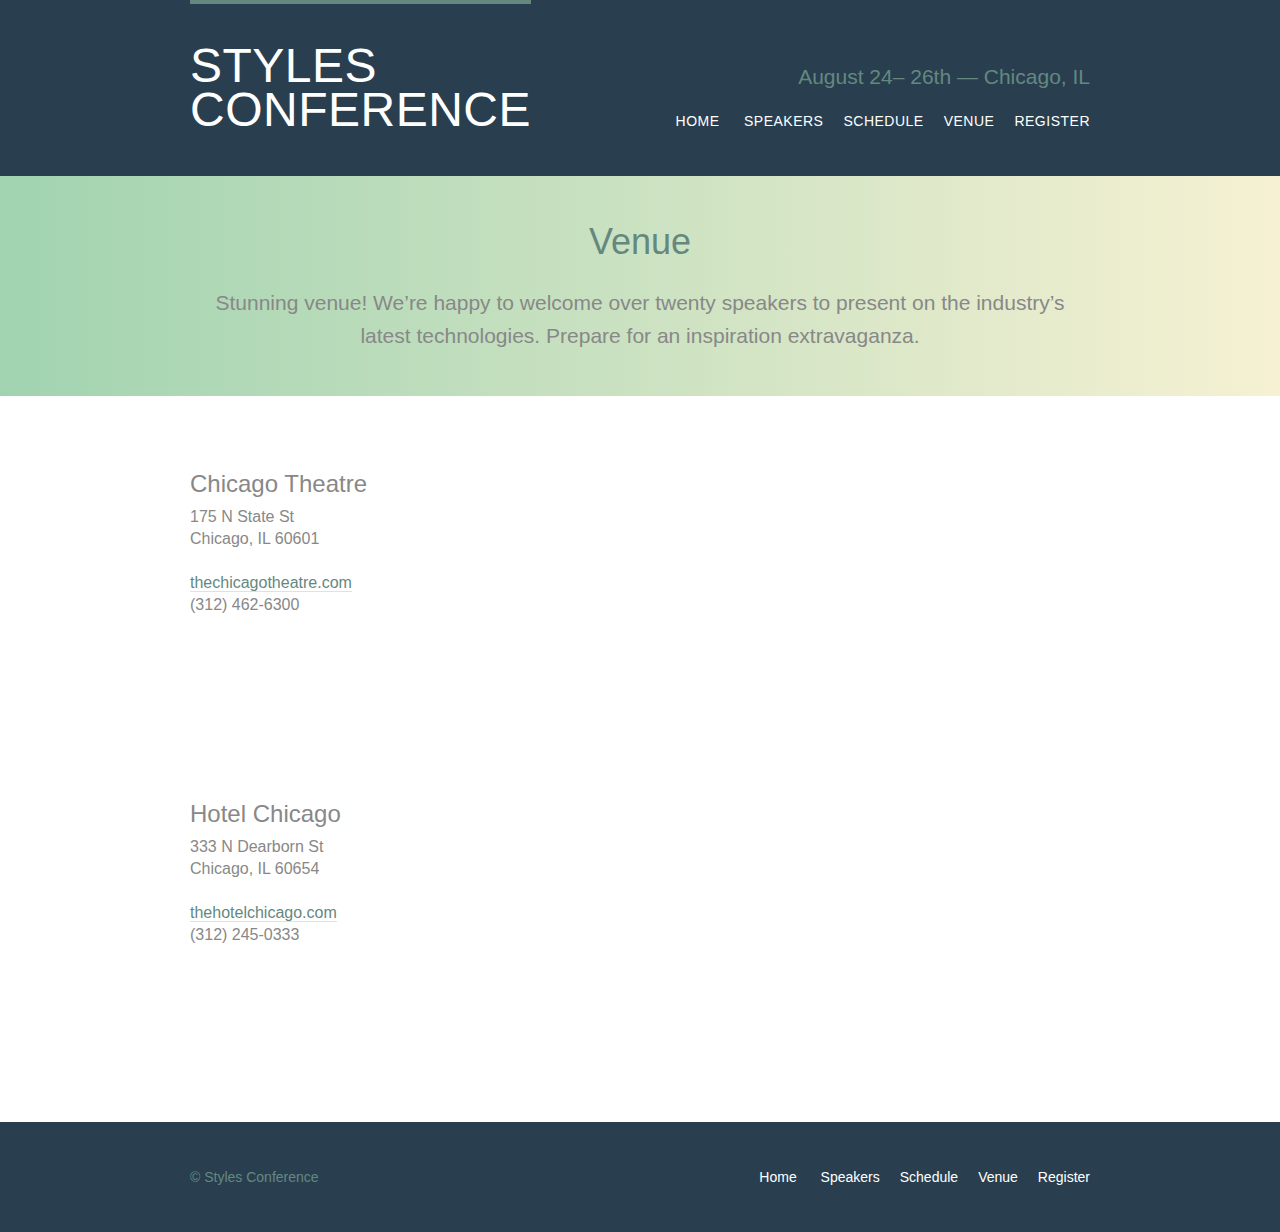
<file: venue.html>
<!DOCTYPE html>
<html lang="en">
<head>
    <meta charset="UTF-8">
    <meta http-equiv="X-UA-Compatible" content="IE=edge">
    <meta name="viewport" content="width=device-width, initial-scale=1.0">
    <title>Venue Page - Styles Conference</title>
    

<!--Copy path vs copy relative path-->
    <link rel="stylesheet" href="assets/stylesheets/reset.css">
    <link rel="stylesheet" href="assets/stylesheets/main.css">
</head>

<!--Copy path vs copy relative path-->

<body>

    <!--HEADER OF THE PAGE-->
    <header class="primary-header container group">
       <h1 class="logo">
            <a href="index.html">Styles <br> Conference</a>
       </h1>
        <h3 class="tagline">August 24&ndash; 26th &mdash; Chicago, IL</h3>

        <nav class="nav primary-nav">
            <ul>
                <li> <a href="index.html">Home</a></li> <!-- Using the comment to remove the blank space that would have been left between each <li> element 
                --><li> <a href="speakers.html">Speakers</a></li><!--
                --><li> <a href="schedule.html">Schedule</a></li><!--
                --><li> <a href="venue.html">Venue</a></li><!--
                --><li> <a href="register.html">Register</a></li>
            </ul>
        </nav>

    </header>
    
    <!--SECTIONS, DIVS, ARTICLES, ASIDES & MISC -->
    <section class="row-alt">
        <div class="lead container">
            <h1>Venue</h1>

            <p>Stunning venue! We&#8217;re happy to welcome over twenty speakers to present on the industry&#8217;s latest technologies. Prepare for an inspiration extravaganza.</p>

        </div>
    </section>

    <section class="row">

        <div class="grid">
            <section class="venue-theatre">

                <div class="col-1-3">
                    <h2>Chicago Theatre</h2>
                    <p>175 N State St <br> Chicago, IL 60601</p>
                    <p><a href="http://www.thechicagotheatre.com/">thechicagotheatre.com</a> <br> (312) 462-6300</p>
                </div><!-- 

                --><iframe class="venue-map col-2-3" src="https://www.google.com/maps/embed?pb=!1m18!1m12!1m3!1d2970.3471181070527!2d-87.6296936845369!3d41.88539137922164!2m3!1f0!2f0!3f0!3m2!1i1024!2i768!4f13.1!3m3!1m2!1s0x880e2caff598f035%3A0xed6d5c288e9b5ad2!2s175%20N%20State%20St%2C%20Chicago%2C%20IL%2060601%2C%20USA!5e0!3m2!1sen!2sca!4v1668391985046!5m2!1sen!2sca" width="600" height="450" style="border:0;" allowfullscreen="" loading="lazy" referrerpolicy="no-referrer-when-downgrade"></iframe>

            </section>

            <section class="venue-hotel">

                <div class="col-1-3">
                    <h2>Hotel Chicago</h2>
                    <p>333 N Dearborn St <br> Chicago, IL 60654</p>
                    <p><a href="http://www.thechicagotheatre.com/">thehotelchicago.com</a> <br> (312) 245-0333</p>
                </div><!-- 

                --><iframe class="venue-map col-2-3" src="https://www.google.com/maps/embed?pb=!1m18!1m12!1m3!1d2970.1950345454065!2d-87.6310841845368!3d41.888662479221345!2m3!1f0!2f0!3f0!3m2!1i1024!2i768!4f13.1!3m3!1m2!1s0x880e2cb1dbe69421%3A0x54e0e624f39adfbe!2s333%20N%20Dearborn%20St%2C%20Chicago%2C%20IL%2060654%2C%20USA!5e0!3m2!1sen!2sca!4v1668392236361!5m2!1sen!2sca" width="600" height="450" style="border:0;" allowfullscreen="" loading="lazy" referrerpolicy="no-referrer-when-downgrade"></iframe>
                
            </section>

        </div>
    </section>

    <!--FOOTER OF THE PAGE-->
    <footer class="primary-footer container group">
        <small>&copy; Styles Conference</small>
        <!-- <a href="mailto:smarttrax@gmail.com?subject=Reaching%20Out&body=How%20are%20you">Email Me</a> -->

        <nav class="nav">
            <ul>
                <li> <a href="index.html">Home</a></li> <!-- Using the comment to remove the blank space that would have been left between each <li> element 
                --><li> <a href="speakers.html">Speakers</a></li><!--
                --><li> <a href="schedule.html">Schedule</a></li><!--
                --><li> <a href="venue.html">Venue</a></li><!--
                --><li> <a href="register.html">Register</a></li>
            </ul>
        </nav>

    </footer>

  </body> 


</html>
</file>
<file: assets/stylesheets/main.css>
/*
  ========================================
  Custom styles
  ========================================
*/
body {
	background: #293f50;
	color: #888;
	font: 300 16px/22px "Lato", "Open Sans", "Helvetica Neue", Helvetica, Arial, sans-serif;
}

/*
  ========================================
  Grid
  ========================================
*/

*,
*:before,
*:after {
  -webkit-box-sizing: border-box;
     -moz-box-sizing: border-box;
          box-sizing: border-box;
}

.container,
.grid {
	margin: 0 auto;
	width: 960px;
}

.container {
	padding-left: 30px;
	padding-right: 30px;
}

.grid,
.col-1-3,
.col-2-3 {
	padding-left: 15px;
	padding-right: 15px;
}

.col-1-3 {
	width: 33.33%;
}

.col-2-3 {
	width: 66.66%;
}

.col-1-3,
.col-2-3 {
	display: inline-block;
	vertical-align: top;
}



/*
  ========================================
  Clearfix
  ========================================
*/
.group:before,
.group:after {
  content: "";
  display: table;
}
.group:after {
  clear: both;
}
.group {
  clear: both;
  *zoom: 1;
}

/*
  ========================================
  Rows
  ========================================
*/

.row,
.row-alt {
	min-width: 960px;
}

.row {
	background: #fff;
	padding: 66px 0 44px 0;
}

.row-alt {
	background: #cbe2c1;
	background: -webkit-linear-gradient(to right, #a1d3b0, #f6f1d3);
	background:    -moz-linear-gradient(to right, #a1d3b0, #f6f1d3);
	background:         linear-gradient(to right, #a1d3b0, #f6f1d3);
	padding: 44px 0 22px 0;
}

/*
  ========================================
  Typography
  ========================================
*/

h1, h3, h4, h5, p {
	margin-bottom: 22px;
}

h1, h3, h4, h5 {
	color: #648880;
}

h1 {
	font-size: 36px;
	line-height: 44px;
}
h2 {
	font-size: 24px;
	line-height: 44px;
}
h3 {
	font-size: 21px;
}
h4 {
	font-size: 18px;
}
h5 {
	color: #a9b2b9;
	font-size: 14px;
	font-weight: 400;
	text-transform: uppercase;
}

strong {
	font-weight: 400;
  }

cite, 
em {
	font-style: italic;
  }


  /*
  ========================================
  Leads
  ========================================
*/

.lead {
	text-align: center;
}

.lead p {
	font-size: 21px;
	line-height: 33px;
}


/*
  ========================================
  Links
  ========================================
*/
  a {
	color: #648880;
	text-decoration: none;
  }

  a:hover {
	color: #a9b2b9;
  }

  p a {
	border-bottom: 1px solid #dfe2e5;
  }

  .primary-header a,
  .primary-footer a {
	color: #fff;
  }

  .primary-header a:hover,
  .primary-footer a:hover {
	color: #648880;
  }


/*
  ========================================
  Buttons
  ========================================
*/

.btn {
	border-radius: 5px;
	color: #fff;
	cursor: pointer;
	display: inline-block;
	font-weight: 400;
	letter-spacing: .5px;
	margin: 0;
	text-transform: uppercase;
  }


  .btn-alt{
	border: 1px solid #fff;
	padding: 10px 30px;
}

.btn-alt:hover {
	background: #fff;
	color: #648880;
}

.btn-default {
	border: 0;
	background: #648880;
	padding: 11px 30px;
	font-size: 14px;
}

.btn-default:hover {
	background: #77a198;
}


/*
  ========================================
  Primary header
  ========================================
*/
.logo {
	border-top: 4px solid #648880;
	float: left;
	font-size: 48px;
	font-weight: 100;
	letter-spacing: .5px;
	line-height: 44px;
	padding: 40px 0 22px 0;
	text-transform: uppercase;
}

.tagline {
	margin: 66px 0 22px 0;
	text-align: right;
}

.primary-nav {
	font-size: 14px;
	font-weight: 400;
	letter-spacing: .5px;
	text-transform: uppercase;
}


/*
  ========================================
  Primary footer
  ========================================
*/

.primary-footer {
	color: #648880;
	font-size: 14px;
	padding-bottom: 44px;
	padding-top: 44px;
}

.primary-footer small {
	float: left;
	font-weight: 400; 
}

/*
  ========================================
  Navigation
  ========================================
*/

.nav {
	text-align: right;
  }

.nav li {
	display: inline-block;
	margin: 0 10px;
	vertical-align: top;
}

.nav li:last-child {
	margin-right: 0;
}

/*
  ========================================
  Home
  ========================================
*/
.hero {
	color: #fff;
	line-height: 44px;
	padding: 22px 80px 66px 80px;
	text-align: center;
}

.hero h2 {
	font-size: 36px;
}

.hero p {
	font-size: 24px;
	font-weight: 100;
}

.teaser a:hover h3 {
	color: #a9b2b9
  }

.teaser img {
	border-radius: 5px;
	display: block;
	margin-bottom: 22px;
	max-width: 100%;
  }


  /*
  ========================================
  Speakers
  ========================================
*/

.speaker {
	margin-bottom: 44px;
}

.speaker-info {
	border: 1px solid #dfe2e5;
	border-radius: 5px;
	margin-top: 88px;
	padding-bottom: 22px;
	text-align: center;
}
.speaker-info img {
	border-radius: 80%;
	height: 130px;
	margin: -66px 0 22px 0;
	vertical-align: top;
}

/*
  ========================================
  Schedule
  ========================================
*/
table {
	width: 100%;
	margin-bottom: 44px;
}

table:last-child {
	margin-bottom: 0;
}

th,
td {
	padding-bottom: 22px;
	vertical-align: top;
}

th {
	padding-right: 45px;
	text-align: right;
	width: 20%;
}

td {
	width: 40%;
}

thead {
	line-height: 44px;
}

thead th {
	color: #648880;
	font-size: 24px;
}

tbody th {
	color: #a9b2b9;
	font-size: 14px;
	font-weight: 400;
	padding-top: 22px;
	text-transform: uppercase;
}

tbody td {
	border-top: 1px solid #dfe2e5;
	padding-top: 21px;
}

tbody td:first-of-type {
	padding-right: 15px;
}

tbody td:last-of-type {
	padding-left: 15px;
}

tbody td:only-of-type {
	padding-left: 0;
	padding-right: 0;
}

table a {
	color: #888
}

table h4 {
	margin-bottom: 0;
}

.schedule-offset {
	color: #a9b2b9;
}

/*
  ========================================
  Venue
  ========================================
*/

.venue-theatre {
	margin-bottom: 66px;
}

.venue-hotel {
	margin-bottom: 22px;
}

.venue-map {
	height: 264px;
}



/*
  ========================================
  Register
  ========================================
*/

.why-attend {
	list-style: square;
	margin: 0 0 22px 30px;
}

form {
	margin-bottom: 22px;
}

input,
select,
textarea {
  font: 300 16px/22px "Lato", "Open Sans", "Helvetica Neue", Helvetica, Arial, sans-serif;
}

.register-group label {
	color: #648880;
	cursor: pointer;
	font-weight: 400;
}

.register-group input,
.register-group select,
.register-group textarea {
  border: 1px solid #c6c9cc;
  border-radius: 5px;
  color: #888;
  display: block;
  margin: 5px 0 27px 0;
  padding: 5px 8px;
}
.register-group input,
.register-group textarea {
  width: 100%;
}
.register-group select {
  height: 34px;
  width: 60px;
}
.register-group textarea {
  height: 78px;
}
</file>
